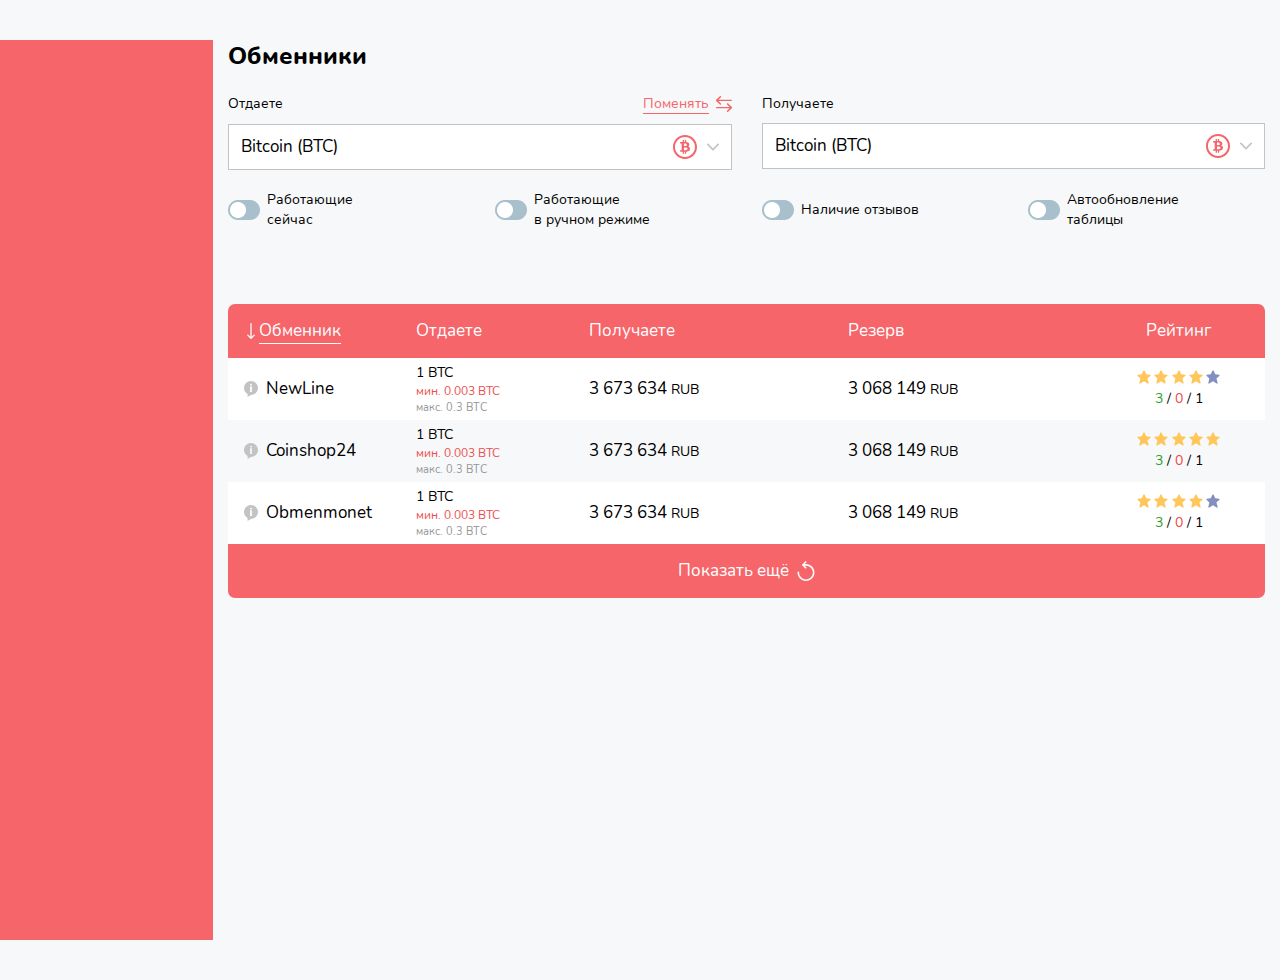
<file: index.html>
<!doctype html>
<html lang="ru">

<head>
	<!-- Required meta tags -->
	<meta charset="utf-8">
	<meta name="viewport" content="width=device-width, initial-scale=1, shrink-to-fit=no">

	<!-- Bootstrap Grid -->
	<link rel="stylesheet" href="./css/include/bootstrap-grid.min.css">

	<!-- Styles -->
	<link rel="stylesheet" href="./css/app.min.css">
	<title>Title</title>
</head>

<body>

	<header class="header" id="header">

	</header>

	<main class="main">
		<div class="container">

			<div class="row">
				<div class="col-lg-2 col-md-3 no-md" style="background-color: #f6656a; height: 100vh;">

				</div>

				<div class="col-lg-10 col-md-9">
					<section class="exchange" id="exchange">
						<h2 class="exchenge__title">
							Обменники
						</h2>

						<div class="exchange__filter">
							<div class="row">
								<div class="exchange__col col-md-6 col-12">
									<div class="exchange__header exchange__header--special">
										<div class="exchange__header__label">
											Отдаете
										</div>

										<a href="#" class="exchange__header__link">
											<span>Поменять</span>

											<img src="./images/dest/exchange.svg" alt="change" class="exchange__header__link__icon">
										</a>
									</div>

									<div class="exchange__select">

										<div class="exchange__select__head">
											<span class="exchange__select__left">
												Bitcoin (BTC)
											</span>

											<span class="exchange__select__right">
												<img src="./images/dest/bitcoin.svg" alt="bitcoin" class="exchange__select__icon">
												<img src="./images/dest/arrow-down-sign-to-navigate.svg" alt="arrow"
													class="exchange__select__arrow">
											</span>

										</div>

										<div class="exchange__select__body">
											<div class="exchange__select__search">
												<input type="text" class="exchange__select__search__input" name="search2" id="search2"
													placeholder="Введите название">
											</div>

											<div class="exchange__select__list">
												<div class="exchange__select__item">
													<span class="exchange__select__left">
														Bitcoin 123 (BTC)
													</span>

													<span class="exchange__select__right">
														<img src="./images/dest/bitcoin.svg" alt="bitcoin" class="exchange__select__icon">
														<img src="./images/dest/arrow-down-sign-to-navigate.svg" alt="arrow"
															class="exchange__select__arrow">
													</span>
												</div>
												<div class="exchange__select__item">
													<span class="exchange__select__left">
														Россельхозбанк
													</span>

													<span class="exchange__select__right">
														<img src="./images/dest/icons/1.jpg" alt="bitcoin" class="exchange__select__icon">
														<img src="./images/dest/arrow-down-sign-to-navigate.svg" alt="arrow"
															class="exchange__select__arrow">
													</span>
												</div>
												<div class="exchange__select__item">
													<span class="exchange__select__left">
														Наличные (EUR)
													</span>

													<span class="exchange__select__right">
														<img src="./images/dest/icons/2.png" alt="bitcoin" class="exchange__select__icon">
														<img src="./images/dest/arrow-down-sign-to-navigate.svg" alt="arrow"
															class="exchange__select__arrow">
													</span>
												</div>
												<div class="exchange__select__item">
													<span class="exchange__select__left">
														Русский стандарт (RUB)
													</span>

													<span class="exchange__select__right">
														<img src="./images/dest/icons/3.png" alt="bitcoin" class="exchange__select__icon">
														<img src="./images/dest/arrow-down-sign-to-navigate.svg" alt="arrow"
															class="exchange__select__arrow">
													</span>
												</div>
												<div class="exchange__select__item">
													<span class="exchange__select__left">
														Visa/MasterCard (EUR)
													</span>

													<span class="exchange__select__right">
														<img src="./images/dest/icons/4.png" alt="bitcoin" class="exchange__select__icon">
														<img src="./images/dest/arrow-down-sign-to-navigate.svg" alt="arrow"
															class="exchange__select__arrow">
													</span>
												</div>

												<div class="exchange__select__item">
													<span class="exchange__select__left">
														Bitcoin 123 (BTC)
													</span>

													<span class="exchange__select__right">
														<img src="./images/dest/bitcoin.svg" alt="bitcoin" class="exchange__select__icon">
														<img src="./images/dest/arrow-down-sign-to-navigate.svg" alt="arrow"
															class="exchange__select__arrow">
													</span>
												</div>
												<div class="exchange__select__item">
													<span class="exchange__select__left">
														Россельхозбанк
													</span>

													<span class="exchange__select__right">
														<img src="./images/dest/icons/1.jpg" alt="bitcoin" class="exchange__select__icon">
														<img src="./images/dest/arrow-down-sign-to-navigate.svg" alt="arrow"
															class="exchange__select__arrow">
													</span>
												</div>
												<div class="exchange__select__item">
													<span class="exchange__select__left">
														Наличные (EUR)
													</span>

													<span class="exchange__select__right">
														<img src="./images/dest/icons/2.png" alt="bitcoin" class="exchange__select__icon">
														<img src="./images/dest/arrow-down-sign-to-navigate.svg" alt="arrow"
															class="exchange__select__arrow">
													</span>
												</div>
												<div class="exchange__select__item">
													<span class="exchange__select__left">
														Русский стандарт (RUB)
													</span>

													<span class="exchange__select__right">
														<img src="./images/dest/icons/3.png" alt="bitcoin" class="exchange__select__icon">
														<img src="./images/dest/arrow-down-sign-to-navigate.svg" alt="arrow"
															class="exchange__select__arrow">
													</span>
												</div>
												<div class="exchange__select__item">
													<span class="exchange__select__left">
														Visa/MasterCard (EUR)
													</span>

													<span class="exchange__select__right">
														<img src="./images/dest/icons/4.png" alt="bitcoin" class="exchange__select__icon">
														<img src="./images/dest/arrow-down-sign-to-navigate.svg" alt="arrow"
															class="exchange__select__arrow">
													</span>
												</div>
											</div>
										</div>


									</div>
								</div>

								<div class="exchange__col col-md-6 col-12">
									<div class="exchange__header">
										<div class="exchange__header__label">
											Получаете
										</div>
									</div>

									<div class="exchange__select">

										<div class="exchange__select__head">
											<span class="exchange__select__left">
												Bitcoin (BTC)
											</span>

											<span class="exchange__select__right">
												<img src="./images/dest/bitcoin.svg" alt="bitcoin" class="exchange__select__icon">
												<img src="./images/dest/arrow-down-sign-to-navigate.svg" alt="arrow"
													class="exchange__select__arrow">
											</span>

										</div>

										<div class="exchange__select__body">
											<div class="exchange__select__search">
												<input type="text" class="exchange__select__search__input" name="search" id="search"
													placeholder="Введите название">
											</div>

											<div class="exchange__select__list">
												<div class="exchange__select__item">
													<span class="exchange__select__left">
														Bitcoin 123 (BTC)
													</span>

													<span class="exchange__select__right">
														<img src="./images/dest/bitcoin.svg" alt="bitcoin" class="exchange__select__icon">
														<img src="./images/dest/arrow-down-sign-to-navigate.svg" alt="arrow"
															class="exchange__select__arrow">
													</span>
												</div>
												<div class="exchange__select__item">
													<span class="exchange__select__left">
														Россельхозбанк
													</span>

													<span class="exchange__select__right">
														<img src="./images/dest/icons/1.jpg" alt="bitcoin" class="exchange__select__icon">
														<img src="./images/dest/arrow-down-sign-to-navigate.svg" alt="arrow"
															class="exchange__select__arrow">
													</span>
												</div>
												<div class="exchange__select__item">
													<span class="exchange__select__left">
														Наличные (EUR)
													</span>

													<span class="exchange__select__right">
														<img src="./images/dest/icons/2.png" alt="bitcoin" class="exchange__select__icon">
														<img src="./images/dest/arrow-down-sign-to-navigate.svg" alt="arrow"
															class="exchange__select__arrow">
													</span>
												</div>
												<div class="exchange__select__item">
													<span class="exchange__select__left">
														Русский стандарт (RUB)
													</span>

													<span class="exchange__select__right">
														<img src="./images/dest/icons/3.png" alt="bitcoin" class="exchange__select__icon">
														<img src="./images/dest/arrow-down-sign-to-navigate.svg" alt="arrow"
															class="exchange__select__arrow">
													</span>
												</div>
												<div class="exchange__select__item">
													<span class="exchange__select__left">
														Visa/MasterCard (EUR)
													</span>

													<span class="exchange__select__right">
														<img src="./images/dest/icons/4.png" alt="bitcoin" class="exchange__select__icon">
														<img src="./images/dest/arrow-down-sign-to-navigate.svg" alt="arrow"
															class="exchange__select__arrow">
													</span>
												</div>

												<div class="exchange__select__item">
													<span class="exchange__select__left">
														Bitcoin 123 (BTC)
													</span>

													<span class="exchange__select__right">
														<img src="./images/dest/bitcoin.svg" alt="bitcoin" class="exchange__select__icon">
														<img src="./images/dest/arrow-down-sign-to-navigate.svg" alt="arrow"
															class="exchange__select__arrow">
													</span>
												</div>
												<div class="exchange__select__item">
													<span class="exchange__select__left">
														Россельхозбанк
													</span>

													<span class="exchange__select__right">
														<img src="./images/dest/icons/1.jpg" alt="bitcoin" class="exchange__select__icon">
														<img src="./images/dest/arrow-down-sign-to-navigate.svg" alt="arrow"
															class="exchange__select__arrow">
													</span>
												</div>
												<div class="exchange__select__item">
													<span class="exchange__select__left">
														Наличные (EUR)
													</span>

													<span class="exchange__select__right">
														<img src="./images/dest/icons/2.png" alt="bitcoin" class="exchange__select__icon">
														<img src="./images/dest/arrow-down-sign-to-navigate.svg" alt="arrow"
															class="exchange__select__arrow">
													</span>
												</div>
												<div class="exchange__select__item">
													<span class="exchange__select__left">
														Русский стандарт (RUB)
													</span>

													<span class="exchange__select__right">
														<img src="./images/dest/icons/3.png" alt="bitcoin" class="exchange__select__icon">
														<img src="./images/dest/arrow-down-sign-to-navigate.svg" alt="arrow"
															class="exchange__select__arrow">
													</span>
												</div>
												<div class="exchange__select__item">
													<span class="exchange__select__left">
														Visa/MasterCard (EUR)
													</span>

													<span class="exchange__select__right">
														<img src="./images/dest/icons/4.png" alt="bitcoin" class="exchange__select__icon">
														<img src="./images/dest/arrow-down-sign-to-navigate.svg" alt="arrow"
															class="exchange__select__arrow">
													</span>
												</div>
											</div>
										</div>


									</div>
								</div>
							</div>
						</div>


						<div class="exchange__checkbox__list">
							<div class="row">
								<div class="exchange__checkbox__col col-md-6 col-12">
									<div class="row">
										<div class="exchange__checkbox__item col-6">
											<input type="checkbox" name="workNow" id="workNow" value="1" class="exchange__checkbox">
											<label for="workNow" class="exchange__checkbox__label">
												Работающие<br>сейчас
											</label>
										</div>

										<div class="exchange__checkbox__item col-6">
											<input type="checkbox" name="workHand" id="workHand" value="1" class="exchange__checkbox">
											<label for="workHand" class="exchange__checkbox__label">
												Работающие<br>в ручном режиме
											</label>
										</div>
									</div>
								</div>

								<div class="exchange__checkbox__col col-md-6 col-12">
									<div class="row">
										<div class="exchange__checkbox__item col-6">
											<input type="checkbox" name="isReviews" id="isReviews" value="1" class="exchange__checkbox">
											<label for="isReviews" class="exchange__checkbox__label">
												Наличие отзывов
											</label>
										</div>

										<div class="exchange__checkbox__item col-6">
											<input type="checkbox" name="autoTable" id="autoTable" value="1" class="exchange__checkbox">
											<label for="autoTable" class="exchange__checkbox__label">
												Автообновление<br>таблицы
											</label>
										</div>
									</div>
								</div>

							</div>
						</div>

						<div class="exchange__table">
							<div class="exchange__table__head">
								<div class="row">
									<div class="exchange__table__head__col exchange__table__head__col--active col-2">
										<img class="exchange__table__head__arrow" src="./images/dest/down-arrow.svg" alt="arrow">
										<span class="exchange__table__head__text">Обменник</span>
									</div>

									<div class="exchange__table__head__col col-2">
										<img class="exchange__table__head__arrow" src="./images/dest/down-arrow.svg" alt="arrow">
										<span class="exchange__table__head__text">Отдаете</span>
									</div>

									<div class="exchange__table__head__col col-3">
										<img class="exchange__table__head__arrow" src="./images/dest/down-arrow.svg" alt="arrow">
										<span class="exchange__table__head__text">Получаете</span>
									</div>

									<div class="exchange__table__head__col col-3">
										<img class="exchange__table__head__arrow" src="./images/dest/down-arrow.svg" alt="arrow">
										<span class="exchange__table__head__text">Резерв</span>
									</div>

									<div class="exchange__table__head__col exchange__table__head__col--rating col-2">
										<img class="exchange__table__head__arrow" src="./images/dest/down-arrow.svg" alt="arrow">
										<span class="exchange__table__head__text">Рейтинг</span>
									</div>

								</div>
							</div>

							<div class="exchange__table__body__wrapper">
								<div class="exchange__table__line">
									<div class="row">
										<a href="#" class="exchange__table__body exchange__table__body--exchange col-12 col-lg-2">
											<img
												src="./images/dest/written-conversation-speech-bubble-with-letter-i-inside-of-information-for-interface.svg"
												alt="info">
											NewLine
										</a>

										<div class="exchange__table__body exchange__table__body--give col-6 col-lg-2">
											<div class="exchange__table__title__mobile no-xl md">
												Отдаете
											</div>
											1 BTC
											<div class="exchenbge__give__red">
												мин. 0.003 BTC
											</div>
											<div class="exchenbge__give__gray">
												макс. 0.3 BTC
											</div>
										</div>


										<div class="exchange__table__body exchange__table__body--get col-6 col-lg-3">
											<div class="exchange__table__title__mobile no-xl md">
												Получаете
											</div>
											3 673 634 <small>RUB</small>
										</div>

										<div class="exchange__table__body exchange__table__body--reserve col-6 col-lg-3">
											<div class="exchange__table__title__mobile no-xl md">
												Резерв
											</div>
											3 068 149 <small>RUB</small>
										</div>


										<div class="exchange__table__body exchange__table__body--rating col-6 col-lg-2">
											<div class="exchange__table__rating">
												<div class="exchange__table__rating__wrapper">
													<span class="exchange__table__rating__item exchange__table__rating__item--active"></span>
													<span class="exchange__table__rating__item exchange__table__rating__item--active"></span>
													<span class="exchange__table__rating__item exchange__table__rating__item--active"></span>
													<span class="exchange__table__rating__item exchange__table__rating__item--active"></span>
													<span class="exchange__table__rating__item"></span>
												</div>

												<div class="exchange__table__rating__value">
													<span class="exchange__table__rating__green">3</span>
													/
													<span class="exchange__table__rating__red">0</span>
													/ 1
												</div>

											</div>

										</div>



									</div>
								</div>

								<div class="exchange__table__line">
									<div class="row">
										<a href="#" class="exchange__table__body exchange__table__body--exchange col-12 col-lg-2">
											<img
												src="./images/dest/written-conversation-speech-bubble-with-letter-i-inside-of-information-for-interface.svg"
												alt="info">
											Coinshop24
										</a>

										<div class="exchange__table__body exchange__table__body--give col-6 col-lg-2">
											<div class="exchange__table__title__mobile no-xl md">
												Отдаете
											</div>
											1 BTC
											<div class="exchenbge__give__red">
												мин. 0.003 BTC
											</div>
											<div class="exchenbge__give__gray">
												макс. 0.3 BTC
											</div>
										</div>


										<div class="exchange__table__body exchange__table__body--get col-6 col-lg-3">
											<div class="exchange__table__title__mobile no-xl md">
												Получаете
											</div>
											3 673 634 <small>RUB</small>
										</div>

										<div class="exchange__table__body exchange__table__body--reserve col-6 col-lg-3">
											<div class="exchange__table__title__mobile no-xl md">
												Резерв
											</div>
											3 068 149 <small>RUB</small>
										</div>


										<div class="exchange__table__body exchange__table__body--rating col-6 col-lg-2">
											<div class="exchange__table__rating">
												<div class="exchange__table__rating__wrapper">
													<span class="exchange__table__rating__item exchange__table__rating__item--active"></span>
													<span class="exchange__table__rating__item exchange__table__rating__item--active"></span>
													<span class="exchange__table__rating__item exchange__table__rating__item--active"></span>
													<span class="exchange__table__rating__item exchange__table__rating__item--active"></span>
													<span class="exchange__table__rating__item exchange__table__rating__item--active"></span>
												</div>

												<div class="exchange__table__rating__value">
													<span class="exchange__table__rating__green">3</span>
													/
													<span class="exchange__table__rating__red">0</span>
													/ 1
												</div>

											</div>

										</div>



									</div>
								</div>

								<div class="exchange__table__line">
									<div class="row">
										<a href="#" class="exchange__table__body exchange__table__body--exchange col-12 col-lg-2">
											<img
												src="./images/dest/written-conversation-speech-bubble-with-letter-i-inside-of-information-for-interface.svg"
												alt="info">
											Obmenmonet
										</a>

										<div class="exchange__table__body exchange__table__body--give col-6 col-lg-2">
											<div class="exchange__table__title__mobile no-xl md">
												Отдаете
											</div>
											1 BTC
											<div class="exchenbge__give__red">
												мин. 0.003 BTC
											</div>
											<div class="exchenbge__give__gray">
												макс. 0.3 BTC
											</div>
										</div>


										<div class="exchange__table__body exchange__table__body--get col-6 col-lg-3">
											<div class="exchange__table__title__mobile no-xl md">
												Получаете
											</div>
											3 673 634 <small>RUB</small>
										</div>

										<div class="exchange__table__body exchange__table__body--reserve col-6 col-lg-3">
											<div class="exchange__table__title__mobile no-xl md">
												Резерв
											</div>
											3 068 149 <small>RUB</small>
										</div>


										<div class="exchange__table__body exchange__table__body--rating col-6 col-lg-2">
											<div class="exchange__table__rating">
												<div class="exchange__table__rating__wrapper">
													<span class="exchange__table__rating__item exchange__table__rating__item--active"></span>
													<span class="exchange__table__rating__item exchange__table__rating__item--active"></span>
													<span class="exchange__table__rating__item exchange__table__rating__item--active"></span>
													<span class="exchange__table__rating__item exchange__table__rating__item--active"></span>
													<span class="exchange__table__rating__item"></span>
												</div>

												<div class="exchange__table__rating__value">
													<span class="exchange__table__rating__green">3</span>
													/
													<span class="exchange__table__rating__red">0</span>
													/ 1
												</div>

											</div>

										</div>



									</div>
								</div>
							</div>


							<a href="#" class="exchange__table__showmore">
								<span class="exchange__table__showmore__text">
									Показать ещё
								</span>
								<img src="./images/dest/refresh.svg" alt="showmore" class="exchange__table__showmore__icon">
							</a>
						</div>



					</section>
				</div>
			</div>
		</div>
	</main>

	<footer class="footer" id="footer">
		<div class="container">
		</div>
	</footer>

	<!-- jQuery -->
	<script src="./js/include/jquery.min.js"></script>

	<!-- Custom JS -->
	<script src="./js/app.min.js"></script>
</body>

</html>
</file>
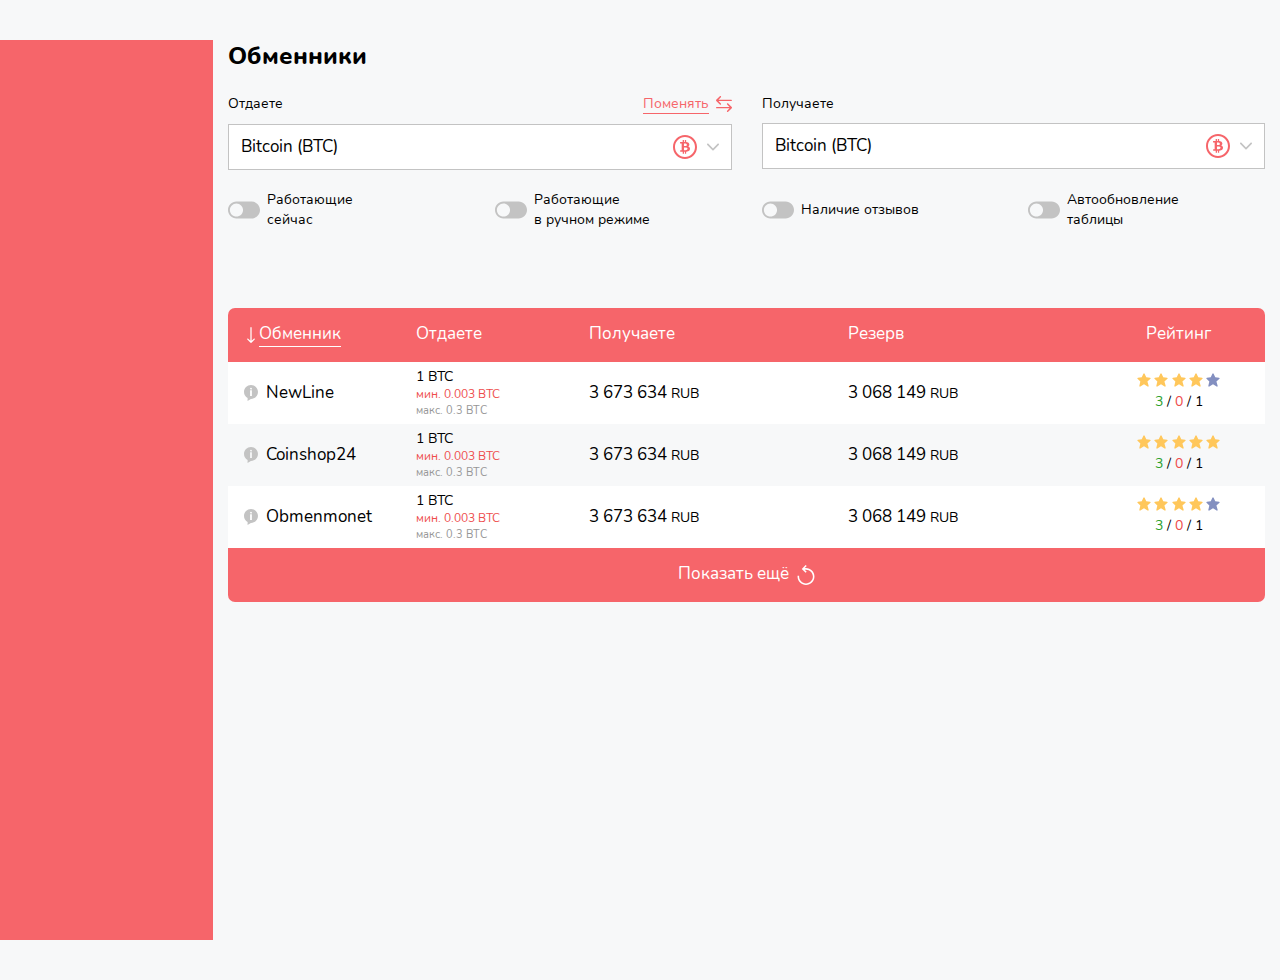
<file: app/index.html>
<!doctype html>
<html lang="ru">

<head>
	<!-- Required meta tags -->
	<meta charset="utf-8">
	<meta name="viewport" content="width=device-width, initial-scale=1, shrink-to-fit=no">

	<!-- Bootstrap Grid -->
	<link rel="stylesheet" href="./css/include/bootstrap-grid.min.css">

	<!-- Styles -->
	<link rel="stylesheet" href="./css/app.min.css">
	<title>Title</title>
</head>

<body>

	<header class="header" id="header">

	</header>

	<main class="main">
		<div class="container">

			<div class="row">
				<div class="col-lg-2 col-md-3 no-md" style="background-color: #f6656a; height: 100vh;">

				</div>

				<div class="col-lg-10 col-md-9">
					<section class="exchange" id="exchange">
						<h2 class="exchenge__title">
							Обменники
						</h2>

						<div class="exchange__filter">
							<div class="row">
								<div class="exchange__col col-md-6 col-12">
									<div class="exchange__header exchange__header--special">
										<div class="exchange__header__label">
											Отдаете
										</div>

										<a href="#" class="exchange__header__link">
											<span>Поменять</span>

											<img loading="lazy" src="./images/dest/exchange.svg" alt="change"
												class="exchange__header__link__icon">
										</a>
									</div>

									<div class="exchange__select">

										<div class="exchange__select__head">
											<span class="exchange__select__left">
												Bitcoin (BTC)
											</span>

											<span class="exchange__select__right">
												<img loading="lazy" src="./images/dest/bitcoin.svg" alt="bitcoin"
													class="exchange__select__icon">
												<img loading="lazy" src="./images/dest/arrow-down-sign-to-navigate.svg" alt="arrow"
													class="exchange__select__arrow">
											</span>

										</div>

										<div class="exchange__select__body">
											<div class="exchange__select__search">
												<input type="text" class="exchange__select__search__input" name="search2" id="search2"
													placeholder="Введите название">
											</div>

											<div class="exchange__select__list">
												<div class="exchange__select__item">
													<span class="exchange__select__left">
														Bitcoin 123 (BTC)
													</span>

													<span class="exchange__select__right">
														<img loading="lazy" src="./images/dest/bitcoin.svg" alt="bitcoin"
															class="exchange__select__icon">
														<img loading="lazy" src="./images/dest/arrow-down-sign-to-navigate.svg" alt="arrow"
															class="exchange__select__arrow">
													</span>
												</div>
												<div class="exchange__select__item">
													<span class="exchange__select__left">
														Россельхозбанк
													</span>

													<span class="exchange__select__right">
														<img loading="lazy" src="./images/dest/icons/1.jpg" alt="bitcoin"
															class="exchange__select__icon">
														<img loading="lazy" src="./images/dest/arrow-down-sign-to-navigate.svg" alt="arrow"
															class="exchange__select__arrow">
													</span>
												</div>
												<div class="exchange__select__item">
													<span class="exchange__select__left">
														Наличные (EUR)
													</span>

													<span class="exchange__select__right">
														<img loading="lazy" src="./images/dest/icons/2.png" alt="bitcoin"
															class="exchange__select__icon">
														<img loading="lazy" src="./images/dest/arrow-down-sign-to-navigate.svg" alt="arrow"
															class="exchange__select__arrow">
													</span>
												</div>
												<div class="exchange__select__item">
													<span class="exchange__select__left">
														Русский стандарт (RUB)
													</span>

													<span class="exchange__select__right">
														<img loading="lazy" src="./images/dest/icons/3.png" alt="bitcoin"
															class="exchange__select__icon">
														<img loading="lazy" src="./images/dest/arrow-down-sign-to-navigate.svg" alt="arrow"
															class="exchange__select__arrow">
													</span>
												</div>
												<div class="exchange__select__item">
													<span class="exchange__select__left">
														Visa/MasterCard (EUR)
													</span>

													<span class="exchange__select__right">
														<img loading="lazy" src="./images/dest/icons/4.png" alt="bitcoin"
															class="exchange__select__icon">
														<img loading="lazy" src="./images/dest/arrow-down-sign-to-navigate.svg" alt="arrow"
															class="exchange__select__arrow">
													</span>
												</div>

												<div class="exchange__select__item">
													<span class="exchange__select__left">
														Bitcoin 123 (BTC)
													</span>

													<span class="exchange__select__right">
														<img loading="lazy" src="./images/dest/bitcoin.svg" alt="bitcoin"
															class="exchange__select__icon">
														<img loading="lazy" src="./images/dest/arrow-down-sign-to-navigate.svg" alt="arrow"
															class="exchange__select__arrow">
													</span>
												</div>
												<div class="exchange__select__item">
													<span class="exchange__select__left">
														Россельхозбанк
													</span>

													<span class="exchange__select__right">
														<img loading="lazy" src="./images/dest/icons/1.jpg" alt="bitcoin"
															class="exchange__select__icon">
														<img loading="lazy" src="./images/dest/arrow-down-sign-to-navigate.svg" alt="arrow"
															class="exchange__select__arrow">
													</span>
												</div>
												<div class="exchange__select__item">
													<span class="exchange__select__left">
														Наличные (EUR)
													</span>

													<span class="exchange__select__right">
														<img loading="lazy" src="./images/dest/icons/2.png" alt="bitcoin"
															class="exchange__select__icon">
														<img loading="lazy" src="./images/dest/arrow-down-sign-to-navigate.svg" alt="arrow"
															class="exchange__select__arrow">
													</span>
												</div>
												<div class="exchange__select__item">
													<span class="exchange__select__left">
														Русский стандарт (RUB)
													</span>

													<span class="exchange__select__right">
														<img loading="lazy" src="./images/dest/icons/3.png" alt="bitcoin"
															class="exchange__select__icon">
														<img loading="lazy" src="./images/dest/arrow-down-sign-to-navigate.svg" alt="arrow"
															class="exchange__select__arrow">
													</span>
												</div>
												<div class="exchange__select__item">
													<span class="exchange__select__left">
														Visa/MasterCard (EUR)
													</span>

													<span class="exchange__select__right">
														<img loading="lazy" src="./images/dest/icons/4.png" alt="bitcoin"
															class="exchange__select__icon">
														<img loading="lazy" src="./images/dest/arrow-down-sign-to-navigate.svg" alt="arrow"
															class="exchange__select__arrow">
													</span>
												</div>
											</div>
										</div>


									</div>
								</div>

								<div class="exchange__col col-md-6 col-12">
									<div class="exchange__header">
										<div class="exchange__header__label">
											Получаете
										</div>
									</div>

									<div class="exchange__select">

										<div class="exchange__select__head">
											<span class="exchange__select__left">
												Bitcoin (BTC)
											</span>

											<span class="exchange__select__right">
												<img loading="lazy" src="./images/dest/bitcoin.svg" alt="bitcoin"
													class="exchange__select__icon">
												<img loading="lazy" src="./images/dest/arrow-down-sign-to-navigate.svg" alt="arrow"
													class="exchange__select__arrow">
											</span>

										</div>

										<div class="exchange__select__body">
											<div class="exchange__select__search">
												<input type="text" class="exchange__select__search__input" name="search" id="search"
													placeholder="Введите название">
											</div>

											<div class="exchange__select__list">
												<div class="exchange__select__item">
													<span class="exchange__select__left">
														Bitcoin 123 (BTC)
													</span>

													<span class="exchange__select__right">
														<img loading="lazy" src="./images/dest/bitcoin.svg" alt="bitcoin"
															class="exchange__select__icon">
														<img loading="lazy" src="./images/dest/arrow-down-sign-to-navigate.svg" alt="arrow"
															class="exchange__select__arrow">
													</span>
												</div>
												<div class="exchange__select__item">
													<span class="exchange__select__left">
														Россельхозбанк
													</span>

													<span class="exchange__select__right">
														<img loading="lazy" src="./images/dest/icons/1.jpg" alt="bitcoin"
															class="exchange__select__icon">
														<img loading="lazy" src="./images/dest/arrow-down-sign-to-navigate.svg" alt="arrow"
															class="exchange__select__arrow">
													</span>
												</div>
												<div class="exchange__select__item">
													<span class="exchange__select__left">
														Наличные (EUR)
													</span>

													<span class="exchange__select__right">
														<img loading="lazy" src="./images/dest/icons/2.png" alt="bitcoin"
															class="exchange__select__icon">
														<img loading="lazy" src="./images/dest/arrow-down-sign-to-navigate.svg" alt="arrow"
															class="exchange__select__arrow">
													</span>
												</div>
												<div class="exchange__select__item">
													<span class="exchange__select__left">
														Русский стандарт (RUB)
													</span>

													<span class="exchange__select__right">
														<img loading="lazy" src="./images/dest/icons/3.png" alt="bitcoin"
															class="exchange__select__icon">
														<img loading="lazy" src="./images/dest/arrow-down-sign-to-navigate.svg" alt="arrow"
															class="exchange__select__arrow">
													</span>
												</div>
												<div class="exchange__select__item">
													<span class="exchange__select__left">
														Visa/MasterCard (EUR)
													</span>

													<span class="exchange__select__right">
														<img loading="lazy" src="./images/dest/icons/4.png" alt="bitcoin"
															class="exchange__select__icon">
														<img loading="lazy" src="./images/dest/arrow-down-sign-to-navigate.svg" alt="arrow"
															class="exchange__select__arrow">
													</span>
												</div>

												<div class="exchange__select__item">
													<span class="exchange__select__left">
														Bitcoin 123 (BTC)
													</span>

													<span class="exchange__select__right">
														<img loading="lazy" src="./images/dest/bitcoin.svg" alt="bitcoin"
															class="exchange__select__icon">
														<img loading="lazy" src="./images/dest/arrow-down-sign-to-navigate.svg" alt="arrow"
															class="exchange__select__arrow">
													</span>
												</div>
												<div class="exchange__select__item">
													<span class="exchange__select__left">
														Россельхозбанк
													</span>

													<span class="exchange__select__right">
														<img loading="lazy" src="./images/dest/icons/1.jpg" alt="bitcoin"
															class="exchange__select__icon">
														<img loading="lazy" src="./images/dest/arrow-down-sign-to-navigate.svg" alt="arrow"
															class="exchange__select__arrow">
													</span>
												</div>
												<div class="exchange__select__item">
													<span class="exchange__select__left">
														Наличные (EUR)
													</span>

													<span class="exchange__select__right">
														<img loading="lazy" src="./images/dest/icons/2.png" alt="bitcoin"
															class="exchange__select__icon">
														<img loading="lazy" src="./images/dest/arrow-down-sign-to-navigate.svg" alt="arrow"
															class="exchange__select__arrow">
													</span>
												</div>
												<div class="exchange__select__item">
													<span class="exchange__select__left">
														Русский стандарт (RUB)
													</span>

													<span class="exchange__select__right">
														<img loading="lazy" src="./images/dest/icons/3.png" alt="bitcoin"
															class="exchange__select__icon">
														<img loading="lazy" src="./images/dest/arrow-down-sign-to-navigate.svg" alt="arrow"
															class="exchange__select__arrow">
													</span>
												</div>
												<div class="exchange__select__item">
													<span class="exchange__select__left">
														Visa/MasterCard (EUR)
													</span>

													<span class="exchange__select__right">
														<img loading="lazy" src="./images/dest/icons/4.png" alt="bitcoin"
															class="exchange__select__icon">
														<img loading="lazy" src="./images/dest/arrow-down-sign-to-navigate.svg" alt="arrow"
															class="exchange__select__arrow">
													</span>
												</div>
											</div>
										</div>


									</div>
								</div>
							</div>
						</div>


						<div class="exchange__checkbox__list">
							<div class="row">
								<div class="exchange__checkbox__col col-md-6 col-12">
									<div class="row">
										<div class="exchange__checkbox__item col-6">
											<input type="checkbox" name="workNow" id="workNow" value="1" class="exchange__checkbox">
											<label for="workNow" class="exchange__checkbox__label">
												Работающие<br>сейчас
											</label>
										</div>

										<div class="exchange__checkbox__item col-6">
											<input type="checkbox" name="workHand" id="workHand" value="1" class="exchange__checkbox">
											<label for="workHand" class="exchange__checkbox__label">
												Работающие<br>в ручном режиме
											</label>
										</div>
									</div>
								</div>

								<div class="exchange__checkbox__col col-md-6 col-12">
									<div class="row">
										<div class="exchange__checkbox__item col-6">
											<input type="checkbox" name="isReviews" id="isReviews" value="1" class="exchange__checkbox">
											<label for="isReviews" class="exchange__checkbox__label">
												Наличие отзывов
											</label>
										</div>

										<div class="exchange__checkbox__item col-6">
											<input type="checkbox" name="autoTable" id="autoTable" value="1" class="exchange__checkbox">
											<label for="autoTable" class="exchange__checkbox__label">
												Автообновление<br>таблицы
											</label>
										</div>
									</div>
								</div>

							</div>
						</div>

						<div class="exchange__table">
							<div class="exchange__table__head">
								<div class="row">
									<div class="exchange__table__head__col exchange__table__head__col--active col-2">
										<img loading="lazy" class="exchange__table__head__arrow" src="./images/dest/down-arrow.svg"
											alt="arrow">
										<span class="exchange__table__head__text">Обменник</span>
									</div>

									<div class="exchange__table__head__col col-2">
										<img loading="lazy" class="exchange__table__head__arrow" src="./images/dest/down-arrow.svg"
											alt="arrow">
										<span class="exchange__table__head__text">Отдаете</span>
									</div>

									<div class="exchange__table__head__col col-3">
										<img loading="lazy" class="exchange__table__head__arrow" src="./images/dest/down-arrow.svg"
											alt="arrow">
										<span class="exchange__table__head__text">Получаете</span>
									</div>

									<div class="exchange__table__head__col col-3">
										<img loading="lazy" class="exchange__table__head__arrow" src="./images/dest/down-arrow.svg"
											alt="arrow">
										<span class="exchange__table__head__text">Резерв</span>
									</div>

									<div class="exchange__table__head__col exchange__table__head__col--rating col-2">
										<img loading="lazy" class="exchange__table__head__arrow" src="./images/dest/down-arrow.svg"
											alt="arrow">
										<span class="exchange__table__head__text">Рейтинг</span>
									</div>

								</div>
							</div>

							<div class="exchange__table__body__wrapper">
								<div class="exchange__table__line">
									<div class="row">
										<a href="#" class="exchange__table__body exchange__table__body--exchange col-12 col-lg-2">
											<img
												src="./images/dest/written-conversation-speech-bubble-with-letter-i-inside-of-information-for-interface.svg"
												alt="info">
											NewLine
										</a>

										<div class="exchange__table__body exchange__table__body--give col-6 col-lg-2">
											<div class="exchange__table__title__mobile no-xl md">
												Отдаете
											</div>
											1 BTC
											<div class="exchenbge__give__red">
												мин. 0.003 BTC
											</div>
											<div class="exchenbge__give__gray">
												макс. 0.3 BTC
											</div>
										</div>


										<div class="exchange__table__body exchange__table__body--get col-6 col-lg-3">
											<div class="exchange__table__title__mobile no-xl md">
												Получаете
											</div>
											3 673 634 <small>RUB</small>
										</div>

										<div class="exchange__table__body exchange__table__body--reserve col-6 col-lg-3">
											<div class="exchange__table__title__mobile no-xl md">
												Резерв
											</div>
											3 068 149 <small>RUB</small>
										</div>


										<div class="exchange__table__body exchange__table__body--rating col-6 col-lg-2">
											<div class="exchange__table__rating">
												<div class="exchange__table__rating__wrapper">
													<span class="exchange__table__rating__item exchange__table__rating__item--active"></span>
													<span class="exchange__table__rating__item exchange__table__rating__item--active"></span>
													<span class="exchange__table__rating__item exchange__table__rating__item--active"></span>
													<span class="exchange__table__rating__item exchange__table__rating__item--active"></span>
													<span class="exchange__table__rating__item"></span>
												</div>

												<div class="exchange__table__rating__value">
													<span class="exchange__table__rating__green">3</span>
													/
													<span class="exchange__table__rating__red">0</span>
													/ 1
												</div>

											</div>

										</div>



									</div>
								</div>

								<div class="exchange__table__line">
									<div class="row">
										<a href="#" class="exchange__table__body exchange__table__body--exchange col-12 col-lg-2">
											<img
												src="./images/dest/written-conversation-speech-bubble-with-letter-i-inside-of-information-for-interface.svg"
												alt="info">
											Coinshop24
										</a>

										<div class="exchange__table__body exchange__table__body--give col-6 col-lg-2">
											<div class="exchange__table__title__mobile no-xl md">
												Отдаете
											</div>
											1 BTC
											<div class="exchenbge__give__red">
												мин. 0.003 BTC
											</div>
											<div class="exchenbge__give__gray">
												макс. 0.3 BTC
											</div>
										</div>


										<div class="exchange__table__body exchange__table__body--get col-6 col-lg-3">
											<div class="exchange__table__title__mobile no-xl md">
												Получаете
											</div>
											3 673 634 <small>RUB</small>
										</div>

										<div class="exchange__table__body exchange__table__body--reserve col-6 col-lg-3">
											<div class="exchange__table__title__mobile no-xl md">
												Резерв
											</div>
											3 068 149 <small>RUB</small>
										</div>


										<div class="exchange__table__body exchange__table__body--rating col-6 col-lg-2">
											<div class="exchange__table__rating">
												<div class="exchange__table__rating__wrapper">
													<span class="exchange__table__rating__item exchange__table__rating__item--active"></span>
													<span class="exchange__table__rating__item exchange__table__rating__item--active"></span>
													<span class="exchange__table__rating__item exchange__table__rating__item--active"></span>
													<span class="exchange__table__rating__item exchange__table__rating__item--active"></span>
													<span class="exchange__table__rating__item exchange__table__rating__item--active"></span>
												</div>

												<div class="exchange__table__rating__value">
													<span class="exchange__table__rating__green">3</span>
													/
													<span class="exchange__table__rating__red">0</span>
													/ 1
												</div>

											</div>

										</div>



									</div>
								</div>

								<div class="exchange__table__line">
									<div class="row">
										<a href="#" class="exchange__table__body exchange__table__body--exchange col-12 col-lg-2">
											<img
												src="./images/dest/written-conversation-speech-bubble-with-letter-i-inside-of-information-for-interface.svg"
												alt="info">
											Obmenmonet
										</a>

										<div class="exchange__table__body exchange__table__body--give col-6 col-lg-2">
											<div class="exchange__table__title__mobile no-xl md">
												Отдаете
											</div>
											1 BTC
											<div class="exchenbge__give__red">
												мин. 0.003 BTC
											</div>
											<div class="exchenbge__give__gray">
												макс. 0.3 BTC
											</div>
										</div>


										<div class="exchange__table__body exchange__table__body--get col-6 col-lg-3">
											<div class="exchange__table__title__mobile no-xl md">
												Получаете
											</div>
											3 673 634 <small>RUB</small>
										</div>

										<div class="exchange__table__body exchange__table__body--reserve col-6 col-lg-3">
											<div class="exchange__table__title__mobile no-xl md">
												Резерв
											</div>
											3 068 149 <small>RUB</small>
										</div>


										<div class="exchange__table__body exchange__table__body--rating col-6 col-lg-2">
											<div class="exchange__table__rating">
												<div class="exchange__table__rating__wrapper">
													<span class="exchange__table__rating__item exchange__table__rating__item--active"></span>
													<span class="exchange__table__rating__item exchange__table__rating__item--active"></span>
													<span class="exchange__table__rating__item exchange__table__rating__item--active"></span>
													<span class="exchange__table__rating__item exchange__table__rating__item--active"></span>
													<span class="exchange__table__rating__item"></span>
												</div>

												<div class="exchange__table__rating__value">
													<span class="exchange__table__rating__green">3</span>
													/
													<span class="exchange__table__rating__red">0</span>
													/ 1
												</div>

											</div>

										</div>



									</div>
								</div>
							</div>


							<a href="#" class="exchange__table__showmore">
								<span class="exchange__table__showmore__text">
									Показать ещё
								</span>
								<img loading="lazy" src="./images/dest/refresh.svg" alt="showmore"
									class="exchange__table__showmore__icon">
							</a>
						</div>



					</section>
				</div>
			</div>
		</div>
	</main>

	<footer class="footer" id="footer">
		<div class="container">
		</div>
	</footer>

	<!-- jQuery -->
	<script src="./js/include/jquery.min.js"></script>

	<!-- Custom JS -->
	<script src="./js/app.min.js"></script>
</body>

</html>
</file>
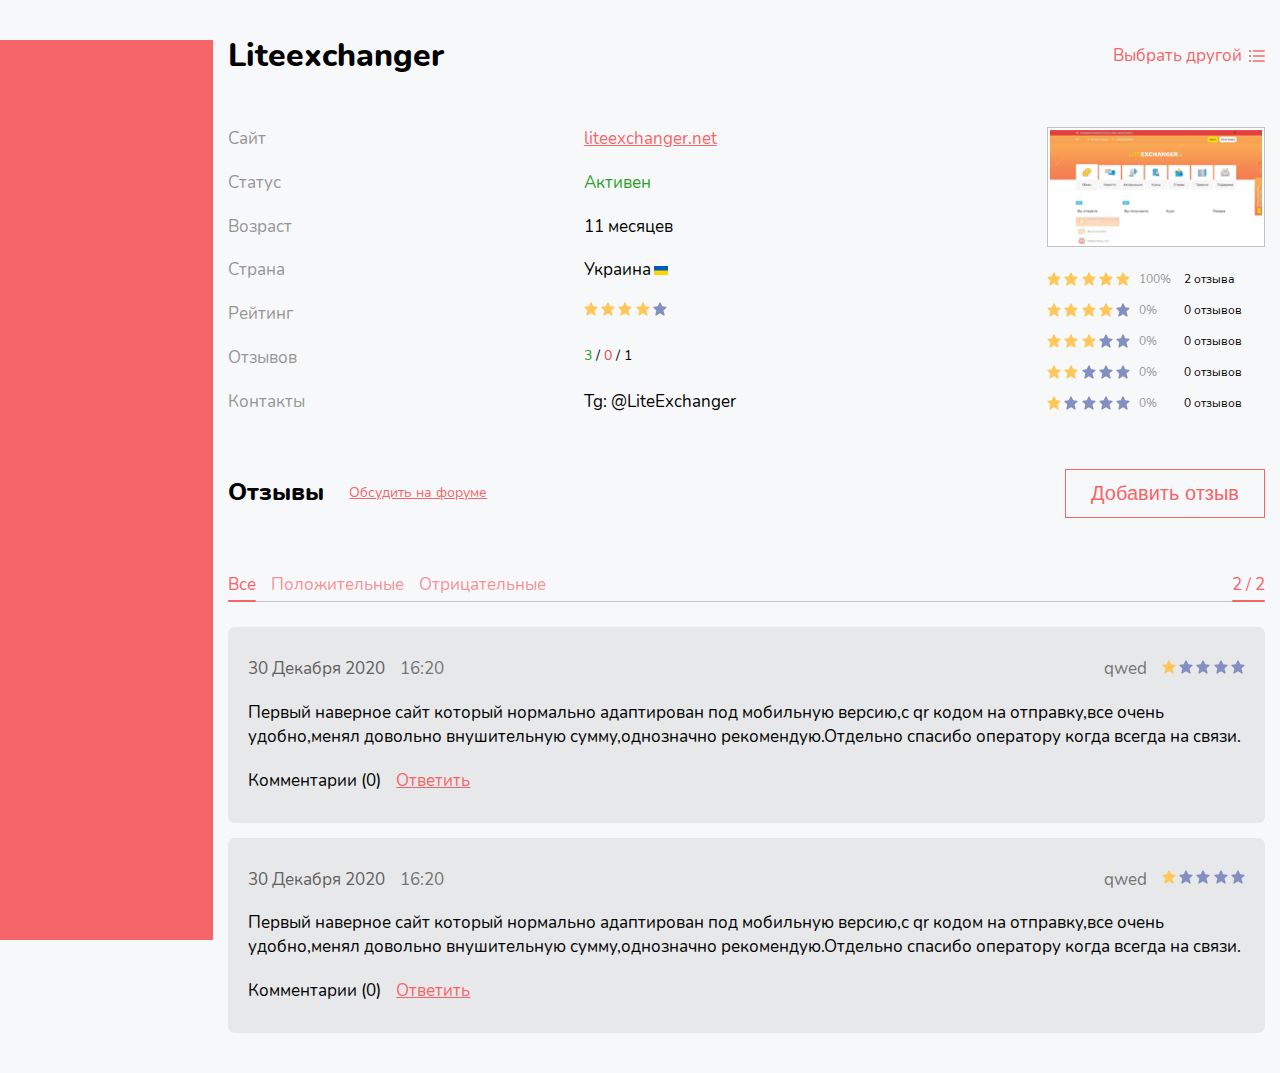
<file: exchanger.html>
<!doctype html>
<html lang="ru">

<head>
  <!-- Required meta tags -->
  <meta charset="utf-8">
  <meta name="viewport" content="width=device-width, initial-scale=1, shrink-to-fit=no">

  <!-- Bootstrap Grid -->
  <link rel="stylesheet" href="./css/include/bootstrap-grid.min.css">

  <!-- Styles -->
  <link rel="stylesheet" href="./css/app.min.css">
  <title>Title</title>
</head>

<body>

  <header class="header" id="header">

  </header>

  <main class="main">
    <div class="container">

      <div class="row">
        <div class="col-lg-2 col-md-3 no-md" style="background-color: #f6656a; height: 100vh;">

        </div>

        <div class="col-lg-10 col-md-9">
          <section class="exchange__inner">

            <div class="exchange__inner__top">
              <div class="row">
                <div class="col-lg-6 col-12">
                  <h2 class="exchenge__title__main">
                    Liteexchanger
                  </h2>
                </div>

                <div class=" exchange__inner__top__right col-lg-6 col-12">
                  <div class="exchange__inner__choose">
                    <a href="#" class="exchange__header__link exchange__header__link--inner" id="openSelect">
                      <span>Выбрать другой</span>

                      <img src="./images/dest/list.svg" alt="change" class="exchange__header__link__icon">
                    </a>

                    <div class="exchange__inner__choose__body">
                      <div class="exchange__select exchange__select--active">

                        <div class="exchange__select__head">
                          <span class="exchange__select__left">
                            Bitcoin (BTC)
                          </span>

                          <span class="exchange__select__right">
                            <img src="./images/dest/arrow-down-sign-to-navigate.svg" alt="arrow"
                              class="exchange__select__arrow">
                          </span>

                        </div>

                        <div class="exchange__select__body">
                          <div class="exchange__select__search">
                            <input type="text" class="exchange__select__search__input" name="search2" id="search2"
                              placeholder="Введите название">
                          </div>

                          <div class="exchange__select__list">

                            <a href="#" class="exchange__select__item">
                              <span class="exchange__select__left">
                                Other site
                              </span>

                              <span class="exchange__select__right">
                                <img src="./images/dest/arrow-down-sign-to-navigate.svg" alt="arrow"
                                  class="exchange__select__arrow">
                              </span>
                            </a>

                            <a href="#" class="exchange__select__item">
                              <span class="exchange__select__left">
                                Other site
                              </span>

                              <span class="exchange__select__right">
                                <img src="./images/dest/arrow-down-sign-to-navigate.svg" alt="arrow"
                                  class="exchange__select__arrow">
                              </span>
                            </a>

                            <a href="#" class="exchange__select__item">
                              <span class="exchange__select__left">
                                Other site
                              </span>

                              <span class="exchange__select__right">
                                <img src="./images/dest/arrow-down-sign-to-navigate.svg" alt="arrow"
                                  class="exchange__select__arrow">
                              </span>
                            </a>

                            <a href="#" class="exchange__select__item">
                              <span class="exchange__select__left">
                                Other site
                              </span>

                              <span class="exchange__select__right">
                                <img src="./images/dest/arrow-down-sign-to-navigate.svg" alt="arrow"
                                  class="exchange__select__arrow">
                              </span>
                            </a>

                            <a href="#" class="exchange__select__item">
                              <span class="exchange__select__left">
                                Other site
                              </span>

                              <span class="exchange__select__right">
                                <img src="./images/dest/arrow-down-sign-to-navigate.svg" alt="arrow"
                                  class="exchange__select__arrow">
                              </span>
                            </a>

                          </div>
                        </div>


                      </div>
                    </div>
                  </div>
                </div>
              </div>
            </div>

            <div class="exchange__inner__wrapper">
              <div class="row">
                <div class="exchange__inner__col col-lg-8 col-12">
                  <div class="exchange__inner__info">

                    <div class="exchange__inner__info__line">
                      <div class="row">
                        <div class="exchange__inner__info__item exchange__inner__info__item--left col-6">
                          Сайт
                        </div>
                        <div class="exchange__inner__info__item exchange__inner__info__item--right col-6">
                          <a href="#" class="exchange__inner__link">
                            liteexchanger.net
                          </a>
                        </div>
                      </div>
                    </div>

                    <div class="exchange__inner__info__line">
                      <div class="row">
                        <div class="exchange__inner__info__item exchange__inner__info__item--left col-6">
                          Статус
                        </div>
                        <div class="exchange__inner__info__item exchange__inner__info__item--right col-6">
                          <span class="exchange__table__rating__green">
                            Активен
                          </span>
                        </div>
                      </div>
                    </div>

                    <div class="exchange__inner__info__line">
                      <div class="row">
                        <div class="exchange__inner__info__item exchange__inner__info__item--left col-6">
                          Возраст
                        </div>
                        <div class="exchange__inner__info__item exchange__inner__info__item--right col-6">
                          11 месяцев
                        </div>
                      </div>
                    </div>

                    <div class="exchange__inner__info__line">
                      <div class="row">
                        <div class="exchange__inner__info__item exchange__inner__info__item--left col-6">
                          Страна
                        </div>
                        <div class="exchange__inner__info__item exchange__inner__info__item--right col-6">
                          <div class="exchange__inner__info__country">
                            Украина
                            <img src="./images/dest/ua.png" alt="ua">
                          </div>
                        </div>
                      </div>
                    </div>

                    <div class="exchange__inner__info__line">
                      <div class="row">
                        <div class="exchange__inner__info__item exchange__inner__info__item--left col-6">
                          Рейтинг
                        </div>
                        <div class="exchange__inner__info__item exchange__inner__info__item--right col-6">
                          <div class="exchange__table__rating__wrapper">
                            <span class="exchange__table__rating__item exchange__table__rating__item--active"></span>
                            <span class="exchange__table__rating__item exchange__table__rating__item--active"></span>
                            <span class="exchange__table__rating__item exchange__table__rating__item--active"></span>
                            <span class="exchange__table__rating__item exchange__table__rating__item--active"></span>
                            <span class="exchange__table__rating__item"></span>
                          </div>
                        </div>
                      </div>
                    </div>

                    <div class="exchange__inner__info__line">
                      <div class="row">
                        <div class="exchange__inner__info__item exchange__inner__info__item--left col-6">
                          Отзывов
                        </div>
                        <div class="exchange__inner__info__item exchange__inner__info__item--right col-6">
                          <div class="exchange__table__rating__value">
                            <span class="exchange__table__rating__green">3</span>
                            /
                            <span class="exchange__table__rating__red">0</span>
                            / 1
                          </div>
                        </div>
                      </div>
                    </div>

                    <div class="exchange__inner__info__line">
                      <div class="row">
                        <div class="exchange__inner__info__item exchange__inner__info__item--left col-6">
                          Контакты
                        </div>
                        <div class="exchange__inner__info__item exchange__inner__info__item--right col-6">
                          Tg: @LiteExchanger
                        </div>
                      </div>
                    </div>

                  </div>
                </div>

                <div class="exchange__inner__col exchange__inner__col--right col-lg-4 col-12">
                  <div class="exchange__inner__col__wrapper">

                    <a href="#" class="exchange__inner__preview">
                      <img src="./images/dest/preview.png" alt="preview" class="exchange__inner__preview__img">
                    </a>

                    <div class="exchange__inner__rating">

                      <div class="exchange__inner__rating__item">
                        <div class="exchange__table__rating__wrapper">
                          <span class="exchange__table__rating__item exchange__table__rating__item--active"></span>
                          <span class="exchange__table__rating__item exchange__table__rating__item--active"></span>
                          <span class="exchange__table__rating__item exchange__table__rating__item--active"></span>
                          <span class="exchange__table__rating__item exchange__table__rating__item--active"></span>
                          <span class="exchange__table__rating__item exchange__table__rating__item--active"></span>
                        </div>
                        <span class="exchange__inner__rating__percent">
                          100%
                        </span>
                        <span class="exchange__inner__rating__value">
                          2 отзыва
                        </span>
                      </div>

                      <div class="exchange__inner__rating__item">
                        <div class="exchange__table__rating__wrapper">
                          <span class="exchange__table__rating__item exchange__table__rating__item--active"></span>
                          <span class="exchange__table__rating__item exchange__table__rating__item--active"></span>
                          <span class="exchange__table__rating__item exchange__table__rating__item--active"></span>
                          <span class="exchange__table__rating__item exchange__table__rating__item--active"></span>
                          <span class="exchange__table__rating__item"></span>
                        </div>
                        <span class="exchange__inner__rating__percent">
                          0%
                        </span>
                        <span class="exchange__inner__rating__value">
                          0 отзывов
                        </span>
                      </div>

                      <div class="exchange__inner__rating__item">
                        <div class="exchange__table__rating__wrapper">
                          <span class="exchange__table__rating__item exchange__table__rating__item--active"></span>
                          <span class="exchange__table__rating__item exchange__table__rating__item--active"></span>
                          <span class="exchange__table__rating__item exchange__table__rating__item--active"></span>
                          <span class="exchange__table__rating__item"></span>
                          <span class="exchange__table__rating__item"></span>
                        </div>
                        <span class="exchange__inner__rating__percent">
                          0%
                        </span>
                        <span class="exchange__inner__rating__value">
                          0 отзывов
                        </span>
                      </div>

                      <div class="exchange__inner__rating__item">
                        <div class="exchange__table__rating__wrapper">
                          <span class="exchange__table__rating__item exchange__table__rating__item--active"></span>
                          <span class="exchange__table__rating__item exchange__table__rating__item--active"></span>
                          <span class="exchange__table__rating__item"></span>
                          <span class="exchange__table__rating__item"></span>
                          <span class="exchange__table__rating__item"></span>
                        </div>
                        <span class="exchange__inner__rating__percent">
                          0%
                        </span>
                        <span class="exchange__inner__rating__value">
                          0 отзывов
                        </span>
                      </div>

                      <div class="exchange__inner__rating__item">
                        <div class="exchange__table__rating__wrapper">
                          <span class="exchange__table__rating__item exchange__table__rating__item--active"></span>
                          <span class="exchange__table__rating__item"></span>
                          <span class="exchange__table__rating__item"></span>
                          <span class="exchange__table__rating__item"></span>
                          <span class="exchange__table__rating__item"></span>
                        </div>
                        <span class="exchange__inner__rating__percent">
                          0%
                        </span>
                        <span class="exchange__inner__rating__value">
                          0 отзывов
                        </span>
                      </div>





                    </div>
                  </div>



                </div>
              </div>
            </div>



          </section>

          <section class="exchange__recall">
            <div class="exchange__recall__head">

              <div class="exchange__recall__head__left">
                <h2 class="exchenge__title">
                  Отзывы
                </h2>
                <a href="#" class="exchange__inner__link">
                  Обсудить на форуме
                </a>
              </div>

              <button class="exchange__recall__btn" id="openForm" type="button">
                Добавить отзыв
              </button>

            </div>

            <form name="recallForm" id="recallForm" class="exchange__recall__form">

              <div class="exchange__recall__form__item">
                <label for="name" class="exchange__recall__form__label">Имя</label>
                <input id="name" name="name" type="text" class="exchange__recall__form__input" required>
              </div>

              <div class="exchange__recall__form__item">
                <label for="email" class="exchange__recall__form__label">Email</label>
                <input id="email" name="email" type="email" class="exchange__recall__form__input" required>
                <span class="exchange__recall__form__text">
                  На этот адрес придет пароль для верификации и управления отзывом
                </span>
              </div>


              <div class="exchange__recall__form__item">
                <label for="name" class="exchange__recall__form__label">Рейтинг</label>
                <div class="exchange__recall__form__stars">
                  <span class="exchange__recall__form__star exchange__recall__form__star--1">

                  </span>
                  <span class="exchange__recall__form__star exchange__recall__form__star--2">

                  </span>
                  <span class="exchange__recall__form__star exchange__recall__form__star--3">

                  </span>
                  <span class="exchange__recall__form__star exchange__recall__form__star--4">

                  </span>
                  <span class="exchange__recall__form__star exchange__recall__form__star--5">

                  </span>
                </div>
              </div>

              <div class="exchange__recall__form__item exchange__recall__form__item--top">
                <label for="message" class="exchange__recall__form__label">Текст отзыва</label>
                <div class="exchange__recall__form__item__wrapper">
                  <textarea name="message" id="message"
                    class="exchange__recall__form__input exchange__recall__form__input--textarea" required></textarea>


                  <div class="exchange__recall__form__line">
                    <div class="exchange__recall__form__load">
                      <input type="file" name="file" id="file" class="exchange__recall__form__load__input">
                      <label for="file" class="exchange__recall__form__load__label">
                        <img src="./images/dest/paperclip.svg" alt="paperclip"
                          class="exchange__recall__form__load__icon">
                        Прикрепить файлы
                      </label>
                    </div>

                    <span class="exchange__recall__form__text">
                      Вы можете либо выбрать файлы для загрузки, либо просто перенести их сюда.
                    </span>

                  </div>

                  <button class="exchange__recall__btn exchange__recall__btn--submit" id="submit" name="submit"
                    type="submit">
                    Отправить
                  </button>

                </div>

              </div>

            </form>

            <div class="exchange__recall__pannel">
              <div class="exchange__recall__pannel__left">
                <div class="exchange__recall__pannel__item exchange__recall__pannel__item--active">
                  Все
                </div>
                <div class="exchange__recall__pannel__item">
                  Положительные
                </div>
                <div class="exchange__recall__pannel__item">
                  Отрицательные
                </div>
              </div>
              <div class="exchange__recall__pannel__right">
                <a href="#" class="exchange__recall__pannel__item">
                  2 / 2
                </a>
              </div>
            </div>

            <div class="exchange__recall__list">

              <div class="exchange__recall__item">
                <div class="exchange__recall__item__wrapper">
                  <div class="exchange__recall__item__top">

                    <div class="exchange__recall__item__top__left">
                      <span class="exchange__recall__item__date">
                        30 Декабря 2020
                      </span>
                      <span class="exchange__recall__item__time">
                        16:20
                      </span>
                    </div>

                    <div class="exchange__recall__item__top__right">
                      <span class="exchange__recall__item__username">
                        qwed
                      </span>
                      <div class="exchange__table__rating__wrapper">
                        <span class="exchange__table__rating__item exchange__table__rating__item--active"></span>
                        <span class="exchange__table__rating__item"></span>
                        <span class="exchange__table__rating__item"></span>
                        <span class="exchange__table__rating__item"></span>
                        <span class="exchange__table__rating__item"></span>
                      </div>
                    </div>


                  </div>
                  <p class="exchange__recall__item__body">
                    Первый наверное сайт который нормально адаптирован под мобильную версию,с qr кодом на отправку,все
                    очень удобно,менял довольно внушительную сумму,однозначно рекомендую.Отдельно спасибо оператору
                    когда всегда на связи.
                  </p>

                  <div class="exchange__recall__item__bot">
                    <div class="exchange__recall__item__bot__line">
                      Комментарии (0)
                      <a href="#" class="exchange__inner__link exchange__recall__item__open">
                        Ответить
                      </a>
                    </div>

                    <form name="recallForm" class="exchange__recall__form exchange__recall__form--small">

                      <div class="exchange__recall__form__item">
                        <label for="response" class="exchange__recall__form__label">Пароль ответа</label>
                        <input id="response" name="response" type="text" class="exchange__recall__form__input" required>
                      </div>

                      <div class="exchange__recall__form__item exchange__recall__form__item--top">
                        <label for="message2" class="exchange__recall__form__label">Текст отзыва</label>
                        <div class="exchange__recall__form__item__wrapper">
                          <textarea name="message2" id="message2"
                            class="exchange__recall__form__input exchange__recall__form__input--textarea"
                            required></textarea>

                          <button class="exchange__recall__btn exchange__recall__btn--submit" id="submit2"
                            name="submit2" type="submit">
                            Отправить
                          </button>

                        </div>

                      </div>

                    </form>
                  </div>

                </div>
              </div>

              <div class="exchange__recall__item">
                <div class="exchange__recall__item__wrapper">
                  <div class="exchange__recall__item__top">

                    <div class="exchange__recall__item__top__left">
                      <span class="exchange__recall__item__date">
                        30 Декабря 2020
                      </span>
                      <span class="exchange__recall__item__time">
                        16:20
                      </span>
                    </div>

                    <div class="exchange__recall__item__top__right">
                      <span class="exchange__recall__item__username">
                        qwed
                      </span>
                      <div class="exchange__table__rating__wrapper">
                        <span class="exchange__table__rating__item exchange__table__rating__item--active"></span>
                        <span class="exchange__table__rating__item"></span>
                        <span class="exchange__table__rating__item"></span>
                        <span class="exchange__table__rating__item"></span>
                        <span class="exchange__table__rating__item"></span>
                      </div>
                    </div>


                  </div>
                  <p class="exchange__recall__item__body">
                    Первый наверное сайт который нормально адаптирован под мобильную версию,с qr кодом на отправку,все
                    очень удобно,менял довольно внушительную сумму,однозначно рекомендую.Отдельно спасибо оператору
                    когда всегда на связи.
                  </p>

                  <div class="exchange__recall__item__bot">
                    <div class="exchange__recall__item__bot__line">
                      Комментарии (0)
                      <a href="#" class="exchange__inner__link exchange__recall__item__open">
                        Ответить
                      </a>
                    </div>

                    <form name="recallForm" class="exchange__recall__form exchange__recall__form--small">

                      <div class="exchange__recall__form__item">
                        <label for="response2" class="exchange__recall__form__label">Пароль ответа</label>
                        <input id="response2" name="response2" type="text" class="exchange__recall__form__input"
                          required>
                      </div>

                      <div class="exchange__recall__form__item exchange__recall__form__item--top">
                        <label for="message3" class="exchange__recall__form__label">Текст отзыва</label>
                        <div class="exchange__recall__form__item__wrapper">
                          <textarea name="message3" id="message3"
                            class="exchange__recall__form__input exchange__recall__form__input--textarea"
                            required></textarea>

                          <button class="exchange__recall__btn exchange__recall__btn--submit" id="submit3"
                            name="submit3" type="submit">
                            Отправить
                          </button>

                        </div>

                      </div>

                    </form>
                  </div>

                </div>
              </div>


            </div>

          </section>
        </div>
      </div>
    </div>
  </main>

  <footer class="footer" id="footer">
    <div class="container">
    </div>
  </footer>

  <!-- jQuery -->
  <script src="./js/include/jquery.min.js"></script>

  <!-- Custom JS -->
  <script src="./js/app.min.js"></script>
</body>

</html>
</file>
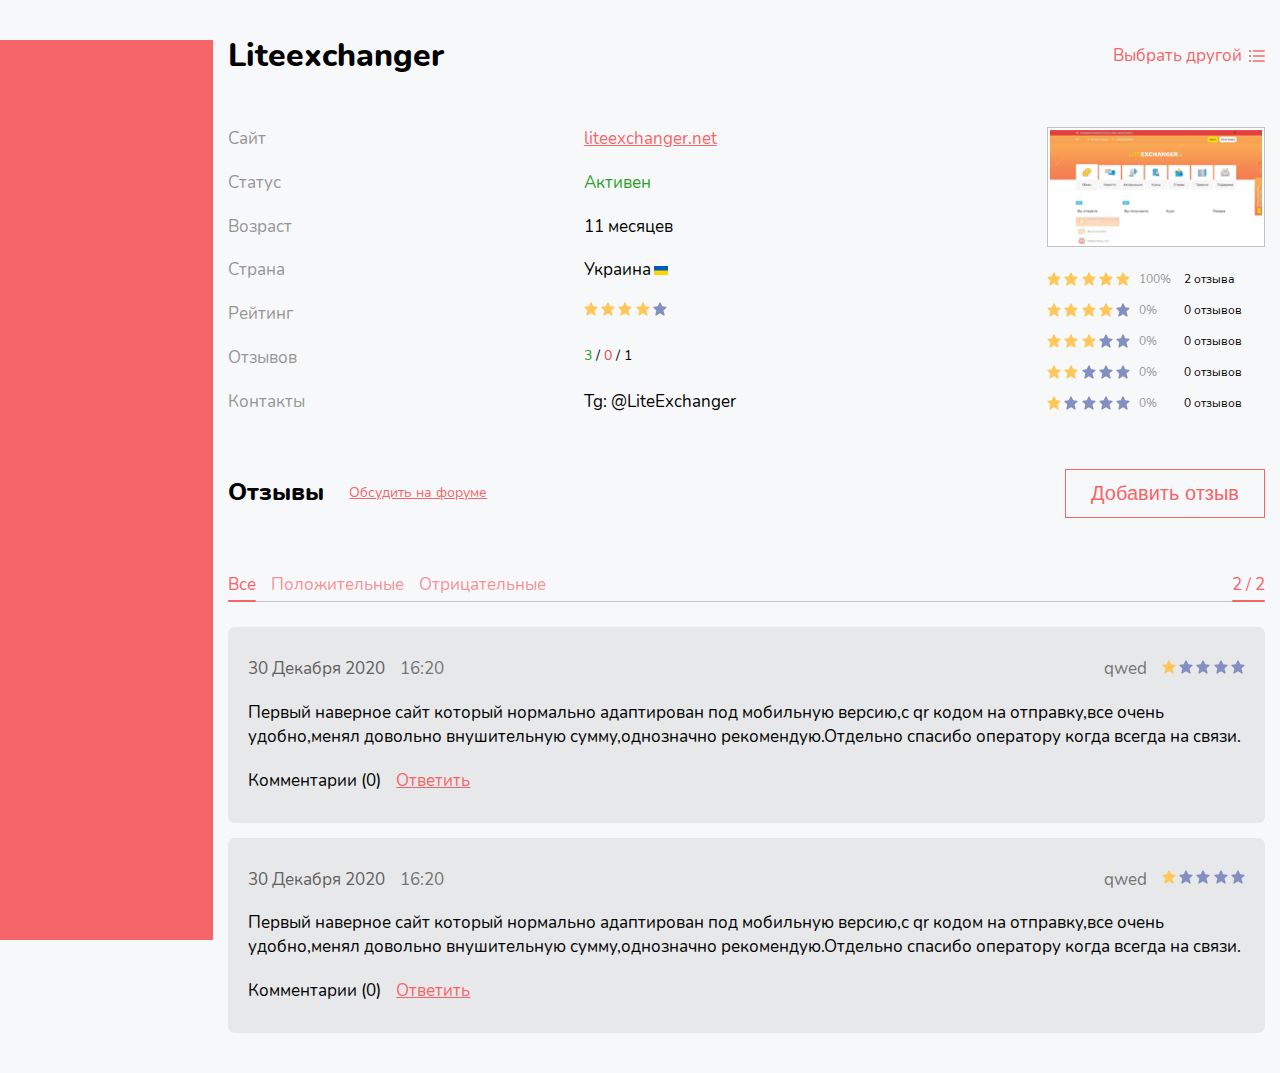
<file: app/exchanger.html>
<!doctype html>
<html lang="ru">

<head>
  <!-- Required meta tags -->
  <meta charset="utf-8">
  <meta name="viewport" content="width=device-width, initial-scale=1, shrink-to-fit=no">

  <!-- Bootstrap Grid -->
  <link rel="stylesheet" href="./css/include/bootstrap-grid.min.css">

  <!-- Styles -->
  <link rel="stylesheet" href="./css/app.min.css">
  <title>Title</title>
</head>

<body>

  <header class="header" id="header">

  </header>

  <main class="main">
    <div class="container">

      <div class="row">
        <div class="col-lg-2 col-md-3 no-md" style="background-color: #f6656a; height: 100vh;">

        </div>

        <div class="col-lg-10 col-md-9">
          <section class="exchange__inner">

            <div class="exchange__inner__top">
              <div class="row">
                <div class="col-lg-6 col-12">
                  <h2 class="exchenge__title__main">
                    Liteexchanger
                  </h2>
                </div>

                <div class=" exchange__inner__top__right col-lg-6 col-12">
                  <div class="exchange__inner__choose">
                    <a href="#" class="exchange__header__link exchange__header__link--inner" id="openSelect">
                      <span>Выбрать другой</span>

                      <img loading="lazy" src="./images/dest/list.svg" alt="change"
                        class="exchange__header__link__icon">
                    </a>

                    <div class="exchange__inner__choose__body">
                      <div class="exchange__select exchange__select--active">

                        <div class="exchange__select__head">
                          <span class="exchange__select__left">
                            Bitcoin (BTC)
                          </span>

                          <span class="exchange__select__right">
                            <img loading="lazy" src="./images/dest/arrow-down-sign-to-navigate.svg" alt="arrow"
                              class="exchange__select__arrow">
                          </span>

                        </div>

                        <div class="exchange__select__body">
                          <div class="exchange__select__search">
                            <input type="text" class="exchange__select__search__input" name="search2" id="search2"
                              placeholder="Введите название">
                          </div>

                          <div class="exchange__select__list">

                            <a href="#" class="exchange__select__item">
                              <span class="exchange__select__left">
                                Other site
                              </span>

                              <span class="exchange__select__right">
                                <img loading="lazy" src="./images/dest/arrow-down-sign-to-navigate.svg" alt="arrow"
                                  class="exchange__select__arrow">
                              </span>
                            </a>

                            <a href="#" class="exchange__select__item">
                              <span class="exchange__select__left">
                                Other site
                              </span>

                              <span class="exchange__select__right">
                                <img loading="lazy" src="./images/dest/arrow-down-sign-to-navigate.svg" alt="arrow"
                                  class="exchange__select__arrow">
                              </span>
                            </a>

                            <a href="#" class="exchange__select__item">
                              <span class="exchange__select__left">
                                Other site
                              </span>

                              <span class="exchange__select__right">
                                <img loading="lazy" src="./images/dest/arrow-down-sign-to-navigate.svg" alt="arrow"
                                  class="exchange__select__arrow">
                              </span>
                            </a>

                            <a href="#" class="exchange__select__item">
                              <span class="exchange__select__left">
                                Other site
                              </span>

                              <span class="exchange__select__right">
                                <img loading="lazy" src="./images/dest/arrow-down-sign-to-navigate.svg" alt="arrow"
                                  class="exchange__select__arrow">
                              </span>
                            </a>

                            <a href="#" class="exchange__select__item">
                              <span class="exchange__select__left">
                                Other site
                              </span>

                              <span class="exchange__select__right">
                                <img loading="lazy" src="./images/dest/arrow-down-sign-to-navigate.svg" alt="arrow"
                                  class="exchange__select__arrow">
                              </span>
                            </a>

                          </div>
                        </div>


                      </div>
                    </div>
                  </div>
                </div>
              </div>
            </div>

            <div class="exchange__inner__wrapper">
              <div class="row">
                <div class="exchange__inner__col col-lg-8 col-12">
                  <div class="exchange__inner__info">

                    <div class="exchange__inner__info__line">
                      <div class="row">
                        <div class="exchange__inner__info__item exchange__inner__info__item--left col-6">
                          Сайт
                        </div>
                        <div class="exchange__inner__info__item exchange__inner__info__item--right col-6">
                          <a href="#" class="exchange__inner__link">
                            liteexchanger.net
                          </a>
                        </div>
                      </div>
                    </div>

                    <div class="exchange__inner__info__line">
                      <div class="row">
                        <div class="exchange__inner__info__item exchange__inner__info__item--left col-6">
                          Статус
                        </div>
                        <div class="exchange__inner__info__item exchange__inner__info__item--right col-6">
                          <span class="exchange__table__rating__green">
                            Активен
                          </span>
                        </div>
                      </div>
                    </div>

                    <div class="exchange__inner__info__line">
                      <div class="row">
                        <div class="exchange__inner__info__item exchange__inner__info__item--left col-6">
                          Возраст
                        </div>
                        <div class="exchange__inner__info__item exchange__inner__info__item--right col-6">
                          11 месяцев
                        </div>
                      </div>
                    </div>

                    <div class="exchange__inner__info__line">
                      <div class="row">
                        <div class="exchange__inner__info__item exchange__inner__info__item--left col-6">
                          Страна
                        </div>
                        <div class="exchange__inner__info__item exchange__inner__info__item--right col-6">
                          <div class="exchange__inner__info__country">
                            Украина
                            <img loading="lazy" src="./images/dest/ua.png" alt="ua">
                          </div>
                        </div>
                      </div>
                    </div>

                    <div class="exchange__inner__info__line">
                      <div class="row">
                        <div class="exchange__inner__info__item exchange__inner__info__item--left col-6">
                          Рейтинг
                        </div>
                        <div class="exchange__inner__info__item exchange__inner__info__item--right col-6">
                          <div class="exchange__table__rating__wrapper">
                            <span class="exchange__table__rating__item exchange__table__rating__item--active"></span>
                            <span class="exchange__table__rating__item exchange__table__rating__item--active"></span>
                            <span class="exchange__table__rating__item exchange__table__rating__item--active"></span>
                            <span class="exchange__table__rating__item exchange__table__rating__item--active"></span>
                            <span class="exchange__table__rating__item"></span>
                          </div>
                        </div>
                      </div>
                    </div>

                    <div class="exchange__inner__info__line">
                      <div class="row">
                        <div class="exchange__inner__info__item exchange__inner__info__item--left col-6">
                          Отзывов
                        </div>
                        <div class="exchange__inner__info__item exchange__inner__info__item--right col-6">
                          <div class="exchange__table__rating__value">
                            <span class="exchange__table__rating__green">3</span>
                            /
                            <span class="exchange__table__rating__red">0</span>
                            / 1
                          </div>
                        </div>
                      </div>
                    </div>

                    <div class="exchange__inner__info__line">
                      <div class="row">
                        <div class="exchange__inner__info__item exchange__inner__info__item--left col-6">
                          Контакты
                        </div>
                        <div class="exchange__inner__info__item exchange__inner__info__item--right col-6">
                          Tg: @LiteExchanger
                        </div>
                      </div>
                    </div>

                  </div>
                </div>

                <div class="exchange__inner__col exchange__inner__col--right col-lg-4 col-12">
                  <div class="exchange__inner__col__wrapper">

                    <a href="#" class="exchange__inner__preview">
                      <img loading="lazy" src="./images/dest/preview.png" alt="preview"
                        class="exchange__inner__preview__img">
                    </a>

                    <div class="exchange__inner__rating">

                      <div class="exchange__inner__rating__item">
                        <div class="exchange__table__rating__wrapper">
                          <span class="exchange__table__rating__item exchange__table__rating__item--active"></span>
                          <span class="exchange__table__rating__item exchange__table__rating__item--active"></span>
                          <span class="exchange__table__rating__item exchange__table__rating__item--active"></span>
                          <span class="exchange__table__rating__item exchange__table__rating__item--active"></span>
                          <span class="exchange__table__rating__item exchange__table__rating__item--active"></span>
                        </div>
                        <span class="exchange__inner__rating__percent">
                          100%
                        </span>
                        <span class="exchange__inner__rating__value">
                          2 отзыва
                        </span>
                      </div>

                      <div class="exchange__inner__rating__item">
                        <div class="exchange__table__rating__wrapper">
                          <span class="exchange__table__rating__item exchange__table__rating__item--active"></span>
                          <span class="exchange__table__rating__item exchange__table__rating__item--active"></span>
                          <span class="exchange__table__rating__item exchange__table__rating__item--active"></span>
                          <span class="exchange__table__rating__item exchange__table__rating__item--active"></span>
                          <span class="exchange__table__rating__item"></span>
                        </div>
                        <span class="exchange__inner__rating__percent">
                          0%
                        </span>
                        <span class="exchange__inner__rating__value">
                          0 отзывов
                        </span>
                      </div>

                      <div class="exchange__inner__rating__item">
                        <div class="exchange__table__rating__wrapper">
                          <span class="exchange__table__rating__item exchange__table__rating__item--active"></span>
                          <span class="exchange__table__rating__item exchange__table__rating__item--active"></span>
                          <span class="exchange__table__rating__item exchange__table__rating__item--active"></span>
                          <span class="exchange__table__rating__item"></span>
                          <span class="exchange__table__rating__item"></span>
                        </div>
                        <span class="exchange__inner__rating__percent">
                          0%
                        </span>
                        <span class="exchange__inner__rating__value">
                          0 отзывов
                        </span>
                      </div>

                      <div class="exchange__inner__rating__item">
                        <div class="exchange__table__rating__wrapper">
                          <span class="exchange__table__rating__item exchange__table__rating__item--active"></span>
                          <span class="exchange__table__rating__item exchange__table__rating__item--active"></span>
                          <span class="exchange__table__rating__item"></span>
                          <span class="exchange__table__rating__item"></span>
                          <span class="exchange__table__rating__item"></span>
                        </div>
                        <span class="exchange__inner__rating__percent">
                          0%
                        </span>
                        <span class="exchange__inner__rating__value">
                          0 отзывов
                        </span>
                      </div>

                      <div class="exchange__inner__rating__item">
                        <div class="exchange__table__rating__wrapper">
                          <span class="exchange__table__rating__item exchange__table__rating__item--active"></span>
                          <span class="exchange__table__rating__item"></span>
                          <span class="exchange__table__rating__item"></span>
                          <span class="exchange__table__rating__item"></span>
                          <span class="exchange__table__rating__item"></span>
                        </div>
                        <span class="exchange__inner__rating__percent">
                          0%
                        </span>
                        <span class="exchange__inner__rating__value">
                          0 отзывов
                        </span>
                      </div>





                    </div>
                  </div>



                </div>
              </div>
            </div>



          </section>

          <section class="exchange__recall">
            <div class="exchange__recall__head">

              <div class="exchange__recall__head__left">
                <h2 class="exchenge__title">
                  Отзывы
                </h2>
                <a href="#" class="exchange__inner__link">
                  Обсудить на форуме
                </a>
              </div>

              <button class="exchange__recall__btn" id="openForm" type="button">
                Добавить отзыв
              </button>

            </div>

            <form name="recallForm" id="recallForm" class="exchange__recall__form">

              <div class="exchange__recall__form__item">
                <label for="name" class="exchange__recall__form__label">Имя</label>
                <input id="name" name="name" type="text" class="exchange__recall__form__input" required>
              </div>

              <div class="exchange__recall__form__item">
                <label for="email" class="exchange__recall__form__label">Email</label>
                <input id="email" name="email" type="email" class="exchange__recall__form__input" required>
                <span class="exchange__recall__form__text">
                  На этот адрес придет пароль для верификации и управления отзывом
                </span>
              </div>


              <div class="exchange__recall__form__item">
                <label for="name" class="exchange__recall__form__label">Рейтинг</label>
                <div class="exchange__recall__form__stars">
                  <span class="exchange__recall__form__star exchange__recall__form__star--1">

                  </span>
                  <span class="exchange__recall__form__star exchange__recall__form__star--2">

                  </span>
                  <span class="exchange__recall__form__star exchange__recall__form__star--3">

                  </span>
                  <span class="exchange__recall__form__star exchange__recall__form__star--4">

                  </span>
                  <span class="exchange__recall__form__star exchange__recall__form__star--5">

                  </span>
                </div>
              </div>

              <div class="exchange__recall__form__item exchange__recall__form__item--top">
                <label for="message" class="exchange__recall__form__label">Текст отзыва</label>
                <div class="exchange__recall__form__item__wrapper">
                  <textarea name="message" id="message"
                    class="exchange__recall__form__input exchange__recall__form__input--textarea" required></textarea>


                  <div class="exchange__recall__form__line">
                    <div class="exchange__recall__form__load">
                      <input type="file" name="file" id="file" class="exchange__recall__form__load__input">
                      <label for="file" class="exchange__recall__form__load__label">
                        <img loading="lazy" src="./images/dest/paperclip.svg" alt="paperclip"
                          class="exchange__recall__form__load__icon">
                        Прикрепить файлы
                      </label>
                    </div>

                    <span class="exchange__recall__form__text">
                      Вы можете либо выбрать файлы для загрузки, либо просто перенести их сюда.
                    </span>

                  </div>

                  <button class="exchange__recall__btn exchange__recall__btn--submit" id="submit" name="submit"
                    type="submit">
                    Отправить
                  </button>

                </div>

              </div>

            </form>

            <div class="exchange__recall__pannel">
              <div class="exchange__recall__pannel__left">
                <div class="exchange__recall__pannel__item exchange__recall__pannel__item--active">
                  Все
                </div>
                <div class="exchange__recall__pannel__item">
                  Положительные
                </div>
                <div class="exchange__recall__pannel__item">
                  Отрицательные
                </div>
              </div>
              <div class="exchange__recall__pannel__right">
                <a href="#" class="exchange__recall__pannel__item">
                  2 / 2
                </a>
              </div>
            </div>

            <div class="exchange__recall__list">

              <div class="exchange__recall__item">
                <div class="exchange__recall__item__wrapper">
                  <div class="exchange__recall__item__top">

                    <div class="exchange__recall__item__top__left">
                      <span class="exchange__recall__item__date">
                        30 Декабря 2020
                      </span>
                      <span class="exchange__recall__item__time">
                        16:20
                      </span>
                    </div>

                    <div class="exchange__recall__item__top__right">
                      <span class="exchange__recall__item__username">
                        qwed
                      </span>
                      <div class="exchange__table__rating__wrapper">
                        <span class="exchange__table__rating__item exchange__table__rating__item--active"></span>
                        <span class="exchange__table__rating__item"></span>
                        <span class="exchange__table__rating__item"></span>
                        <span class="exchange__table__rating__item"></span>
                        <span class="exchange__table__rating__item"></span>
                      </div>
                    </div>


                  </div>
                  <p class="exchange__recall__item__body">
                    Первый наверное сайт который нормально адаптирован под мобильную версию,с qr кодом на отправку,все
                    очень удобно,менял довольно внушительную сумму,однозначно рекомендую.Отдельно спасибо оператору
                    когда всегда на связи.
                  </p>

                  <div class="exchange__recall__item__bot">
                    <div class="exchange__recall__item__bot__line">
                      Комментарии (0)
                      <a href="#" class="exchange__inner__link exchange__recall__item__open">
                        Ответить
                      </a>
                    </div>

                    <form name="recallForm2" class="exchange__recall__form exchange__recall__form--small">

                      <div class="exchange__recall__form__item">
                        <label for="response" class="exchange__recall__form__label">Пароль ответа</label>
                        <input id="response" name="response" type="text" class="exchange__recall__form__input" required>
                      </div>

                      <div class="exchange__recall__form__item exchange__recall__form__item--top">
                        <label for="message2" class="exchange__recall__form__label">Текст отзыва</label>
                        <div class="exchange__recall__form__item__wrapper">
                          <textarea name="message2" id="message2"
                            class="exchange__recall__form__input exchange__recall__form__input--textarea"
                            required></textarea>

                          <button class="exchange__recall__btn exchange__recall__btn--submit" id="submit2"
                            name="submit2" type="submit">
                            Отправить
                          </button>

                        </div>

                      </div>

                    </form>
                  </div>

                </div>
              </div>

              <div class="exchange__recall__item">
                <div class="exchange__recall__item__wrapper">
                  <div class="exchange__recall__item__top">

                    <div class="exchange__recall__item__top__left">
                      <span class="exchange__recall__item__date">
                        30 Декабря 2020
                      </span>
                      <span class="exchange__recall__item__time">
                        16:20
                      </span>
                    </div>

                    <div class="exchange__recall__item__top__right">
                      <span class="exchange__recall__item__username">
                        qwed
                      </span>
                      <div class="exchange__table__rating__wrapper">
                        <span class="exchange__table__rating__item exchange__table__rating__item--active"></span>
                        <span class="exchange__table__rating__item"></span>
                        <span class="exchange__table__rating__item"></span>
                        <span class="exchange__table__rating__item"></span>
                        <span class="exchange__table__rating__item"></span>
                      </div>
                    </div>


                  </div>
                  <p class="exchange__recall__item__body">
                    Первый наверное сайт который нормально адаптирован под мобильную версию,с qr кодом на отправку,все
                    очень удобно,менял довольно внушительную сумму,однозначно рекомендую.Отдельно спасибо оператору
                    когда всегда на связи.
                  </p>

                  <div class="exchange__recall__item__bot">
                    <div class="exchange__recall__item__bot__line">
                      Комментарии (0)
                      <a href="#" class="exchange__inner__link exchange__recall__item__open">
                        Ответить
                      </a>
                    </div>

                    <form name="recallForm3" class="exchange__recall__form exchange__recall__form--small">

                      <div class="exchange__recall__form__item">
                        <label for="response2" class="exchange__recall__form__label">Пароль ответа</label>
                        <input id="response2" name="response2" type="text" class="exchange__recall__form__input"
                          required>
                      </div>

                      <div class="exchange__recall__form__item exchange__recall__form__item--top">
                        <label for="message3" class="exchange__recall__form__label">Текст отзыва</label>
                        <div class="exchange__recall__form__item__wrapper">
                          <textarea name="message3" id="message3"
                            class="exchange__recall__form__input exchange__recall__form__input--textarea"
                            required></textarea>

                          <button class="exchange__recall__btn exchange__recall__btn--submit" id="submit3"
                            name="submit3" type="submit">
                            Отправить
                          </button>

                        </div>

                      </div>

                    </form>
                  </div>

                </div>
              </div>


            </div>

          </section>
        </div>
      </div>
    </div>
  </main>

  <footer class="footer" id="footer">
    <div class="container">
    </div>
  </footer>

  <!-- jQuery -->
  <script src="./js/include/jquery.min.js"></script>

  <!-- Custom JS -->
  <script src="./js/app.min.js"></script>
</body>

</html>
</file>
<file: css/app.min.css>
@charset "UTF-8";@font-face{font-family:Nunito;font-style:normal;font-weight:300;src:local("Nunito"),url(../fonts/Nunito-Light.ttf) format("truetype")}@font-face{font-family:Nunito;font-style:normal;font-weight:400;src:local("Nunito"),url(../fonts/Nunito-Regular.ttf) format("truetype")}@font-face{font-family:Nunito;font-style:normal;font-weight:700;src:local("Nunito"),url(../fonts/Nunito-Bold.ttf) format("truetype")}@font-face{font-family:Nunito;font-style:normal;font-weight:900;src:local("Nunito"),url(../fonts/Nunito-ExtraBold.ttf) format("truetype")}*{-webkit-box-sizing:border-box;box-sizing:border-box}a,abbr,acronym,address,applet,article,aside,audio,b,big,blockquote,body,canvas,caption,center,cite,code,dd,del,details,dfn,div,dl,dt,em,embed,fieldset,figcaption,figure,footer,form,h1,h2,h3,h4,h5,h6,header,hgroup,html,i,iframe,img,ins,kbd,label,legend,li,mark,menu,nav,object,ol,output,p,pre,q,ruby,s,samp,section,small,span,strike,strong,sub,summary,sup,table,tbody,td,tfoot,th,thead,time,tr,tt,u,ul,var,video{margin:0;padding:0;border:0;font-size:100%;font:inherit;vertical-align:baseline}article,aside,details,figcaption,figure,footer,header,hgroup,menu,nav,section{display:block}body{line-height:1}ol,ul{list-style:none}blockquote,q{quotes:none}blockquote:after,blockquote:before,q:after,q:before{content:"";content:none}table{border-collapse:collapse;border-spacing:0}html{overflow-x:hidden}img{max-width:100%;height:auto}.no-xl{display:none}@media (max-width:1199px){.no-md{display:none}.md{display:inline-block}}@media (max-width:767px){.no-xs{display:none}.xs{display:inline-block}}body{font-family:Nunito,sans-serif;font-weight:400;font-size:17px;line-height:1.4;color:#000;position:relative;overflow-x:hidden;min-width:320px;padding:40px 0;background:#f7f8f9}.container{width:100%;max-width:1400px;margin:0 auto;padding:0 15px}.exchenge__title{font-weight:900;font-size:1.5rem;margin-bottom:20px}.exchange__header__link__icon{width:16px;height:16px}.exchange__header{margin-bottom:10px;font-size:14px}.exchange__header--special{display:-webkit-box;display:-ms-flexbox;display:flex;-webkit-box-align:center;-ms-flex-align:center;align-items:center;-webkit-box-pack:justify;-ms-flex-pack:justify;justify-content:space-between}.exchange__header__link{display:-webkit-box;display:-ms-flexbox;display:flex;-webkit-box-align:center;-ms-flex-align:center;align-items:center;-webkit-box-pack:end;-ms-flex-pack:end;justify-content:flex-end;color:#f6656a;text-decoration:none;-webkit-transition:all .2s linear;-o-transition:all .2s linear;transition:all .2s linear}.exchange__header__link span{display:inline-block;border-bottom:1px solid #f6656a;-webkit-transition:all .2s linear;-o-transition:all .2s linear;transition:all .2s linear}.exchange__header__link:hover span{border-color:transparent}.exchange__header__link--inner{-webkit-box-pack:start;-ms-flex-pack:start;justify-content:flex-start}.exchange__header__link--inner span{border-bottom:none}.exchange__header__link--inner:hover{opacity:.7}.exchange__header__link__icon{margin-left:7px}.exchange__filter{margin-bottom:20px}.exchange__select{width:100%;position:relative;height:46px;-webkit-user-select:none;-moz-user-select:none;-ms-user-select:none;user-select:none;background:#fff}.exchange__select--active .exchange__select__body{display:block}.exchange__select--active .exchange__select__arrow{-webkit-transform:rotate(-180deg);-ms-transform:rotate(-180deg);transform:rotate(-180deg)}.exchange__select__head{display:-webkit-box;display:-ms-flexbox;display:flex;-webkit-box-align:center;-ms-flex-align:center;align-items:center;-webkit-box-pack:justify;-ms-flex-pack:justify;justify-content:space-between;width:100%;height:46px;border:1px solid #c3c3c3;padding:0 12px;cursor:pointer;-webkit-transition:all .2s linear;-o-transition:all .2s linear;transition:all .2s linear}.exchange__select__head:hover{border-color:rgba(195,195,195,.7)}.exchange__select__head:hover .exchange__select__arrow{opacity:.7}.exchange__select__icon{width:24px;height:24px}.exchange__select__arrow{width:12px;height:12px;margin-left:10px;-webkit-transition:all .2s linear;-o-transition:all .2s linear;transition:all .2s linear}.exchange__select__right{display:-webkit-box;display:-ms-flexbox;display:flex;-webkit-box-align:center;-ms-flex-align:center;align-items:center;-webkit-box-pack:end;-ms-flex-pack:end;justify-content:flex-end}.exchange__select__body{display:none;position:absolute;left:0;top:45px;width:100%;z-index:5}.exchange__select__search__input{height:46px;width:100%;border:1px solid #c3c3c3;font:inherit;padding:0 12px}.exchange__select__search__input:focus{outline:0;border-color:#f6656a}.exchange__select__search__input::-webkit-input-placeholder{font:inherit;color:#c3c3c3}.exchange__select__search__input::-moz-placeholder{font:inherit;color:#c3c3c3}.exchange__select__search__input:-ms-input-placeholder{font:inherit;color:#c3c3c3}.exchange__select__search__input::-ms-input-placeholder{font:inherit;color:#c3c3c3}.exchange__select__search__input::placeholder{font:inherit;color:#c3c3c3}.exchange__select__list{border:1px solid #c3c3c3;border-top:none;background:#fff;max-height:368px;overflow-y:scroll}.exchange__select__list .exchange__select__arrow{display:none}.exchange__select__list::-webkit-scrollbar{width:4px}.exchange__select__list::-webkit-scrollbar:horizontal{height:4px}.exchange__select__list::-webkit-scrollbar-button{background:#fff}.exchange__select__list::-webkit-scrollbar-track{background:#fff}.exchange__select__list::-webkit-scrollbar-track-piece{background:#fff}.exchange__select__list::-webkit-scrollbar-thumb{background:#f6656a;border-radius:100px}.exchange__select__item{display:-webkit-box;display:-ms-flexbox;display:flex;-webkit-box-align:center;-ms-flex-align:center;align-items:center;-webkit-box-pack:justify;-ms-flex-pack:justify;justify-content:space-between;width:100%;height:46px;padding:0 12px;cursor:pointer;-webkit-transition:all .2s linear;-o-transition:all .2s linear;transition:all .2s linear;text-decoration:none;color:#000}.exchange__select__item:hover{background:rgba(246,101,106,.1)}.exchange__checkbox__col .row{-webkit-box-align:baseline;-ms-flex-align:baseline;align-items:baseline}.exchange__checkbox{position:absolute;z-index:-1;opacity:0;-webkit-transition:all .2s ease;-o-transition:all .2s ease;transition:all .2s ease}.exchange__checkbox+label{display:-webkit-inline-box;display:-ms-inline-flexbox;display:inline-flex;-webkit-box-align:center;-ms-flex-align:center;align-items:center;-webkit-user-select:none;-moz-user-select:none;-ms-user-select:none;user-select:none;font-size:14px}.exchange__checkbox+label::before{content:"";display:inline-block;width:32px;height:20px;-ms-flex-negative:0;flex-shrink:0;-webkit-box-flex:0;-ms-flex-positive:0;flex-grow:0;margin-right:.5em;background:url(../images/dest/checkboxoff.png) no-repeat center;cursor:pointer}.exchange__checkbox:checked+label::before{background:url(../images/dest/checkboxon.png) no-repeat center}.exchange__table__head__arrow{width:16px;height:16px}.exchange__table{margin-top:75px;-webkit-user-select:none;-moz-user-select:none;-ms-user-select:none;user-select:none}.exchange__table__head{background:#f6656a;color:#fff;border-radius:7px 7px 0 0;height:54px;display:-webkit-box;display:-ms-flexbox;display:flex;-webkit-box-align:center;-ms-flex-align:center;align-items:center;-webkit-box-pack:center;-ms-flex-pack:center;justify-content:center}.exchange__table__head .row{width:100%}.exchange__table__head__col{display:-webkit-box;display:-ms-flexbox;display:flex;-webkit-box-align:center;-ms-flex-align:center;align-items:center;-webkit-box-pack:start;-ms-flex-pack:start;justify-content:flex-start;cursor:pointer}.exchange__table__head__col:hover .exchange__table__head__text{border-color:#fff}.exchange__table__head__col--active .exchange__table__head__arrow{display:block}.exchange__table__head__col--active .exchange__table__head__text{border-color:#fff}.exchange__table__head__col--rating{-webkit-box-pack:center;-ms-flex-pack:center;justify-content:center}.exchange__table__head__text{display:inline-block;border-bottom:1px solid transparent;-webkit-transition:all .2s linear;-o-transition:all .2s linear;transition:all .2s linear}.exchange__table__head__arrow{-webkit-transition:all .1s ease;-o-transition:all .1s ease;transition:all .1s ease;display:none}.exchange__table__head__arrow--active{-webkit-transform:rotate(-180deg);-ms-transform:rotate(-180deg);transform:rotate(-180deg)}.exchange__table__body--exchange{display:-webkit-box;display:-ms-flexbox;display:flex;-webkit-box-align:center;-ms-flex-align:center;align-items:center;-webkit-box-pack:start;-ms-flex-pack:start;justify-content:flex-start;text-decoration:none;color:#000;cursor:pointer}.exchange__table__body--exchange:hover img{opacity:.7}.exchange__table__body--exchange img{margin-right:7px;width:16px;height:16px;-webkit-transition:all .2s linear;-o-transition:all .2s linear;transition:all .2s linear}.exchange__table__body--give{font-size:14px}.exchange__table__body--give .exchenbge__give__red{color:#ee4d4d;font-size:12px}.exchange__table__body--give .exchenbge__give__gray{color:#969696;font-size:11px}.exchange__table__body--get small,.exchange__table__body--reserve small{font-size:14px}.exchange__table__rating{display:-webkit-box;display:-ms-flexbox;display:flex;-webkit-box-align:center;-ms-flex-align:center;align-items:center;-webkit-box-pack:end;-ms-flex-pack:end;justify-content:flex-end;-webkit-box-orient:vertical;-webkit-box-direction:normal;-ms-flex-direction:column;flex-direction:column}.exchange__table__rating__wrapper{display:-webkit-box;display:-ms-flexbox;display:flex;-webkit-box-align:center;-ms-flex-align:center;align-items:center;-webkit-box-pack:start;-ms-flex-pack:start;justify-content:flex-start;margin-bottom:5px}.exchange__table__rating__item{display:inline-block;width:14px;height:14px;background:url(../images/dest/news__star.svg) no-repeat center;margin-right:3.3px}.exchange__table__rating__item:last-child{margin-right:0}.exchange__table__rating__item--active{background:url(../images/dest/news__star--active.svg) no-repeat center}.exchange__table__rating__value{font-size:14px;text-align:center;width:100%}.exchange__table__rating__green{color:#2aa02a}.exchange__table__rating__red{color:#ee4d4d}.exchange__table__line{height:62px;display:-webkit-box;display:-ms-flexbox;display:flex;-webkit-box-align:center;-ms-flex-align:center;align-items:center;-webkit-box-pack:center;-ms-flex-pack:center;justify-content:center;-webkit-transition:all .2s linear;-o-transition:all .2s linear;transition:all .2s linear}.exchange__table__line .row{width:100%;-webkit-box-align:center;-ms-flex-align:center;align-items:center}.exchange__table__line:nth-child(odd){background:#fff}.exchange__table__line:hover{background:rgba(246,101,106,.1)}.exchange__table__showmore{display:-webkit-box;display:-ms-flexbox;display:flex;-webkit-box-align:center;-ms-flex-align:center;align-items:center;-webkit-box-pack:center;-ms-flex-pack:center;justify-content:center;width:100%;text-decoration:none;color:#fff;background:#f6656a;border-radius:0 0 7px 7px;height:54px}.exchange__table__showmore:hover .exchange__table__showmore__text{border-color:#fff}.exchange__table__showmore__text{display:inline-block;border-bottom:1px solid transparent;-webkit-transition:all .2s linear;-o-transition:all .2s linear;transition:all .2s linear}.exchange__table__showmore__icon{width:20px;height:20px;margin-left:7px}.exchange__inner{margin-bottom:55px}.exchange__inner__top{margin-bottom:55px}.exchenge__title__main{font-weight:900;font-size:2rem;line-height:1}.exchange__inner__top__right{display:-webkit-box;display:-ms-flexbox;display:flex;-webkit-box-align:center;-ms-flex-align:center;align-items:center;-webkit-box-pack:end;-ms-flex-pack:end;justify-content:flex-end;width:100%}.exchange__inner__choose{position:relative;width:100%;z-index:5;display:-webkit-box;display:-ms-flexbox;display:flex;-webkit-box-pack:end;-ms-flex-pack:end;justify-content:flex-end}.exchange__inner__choose--active .exchange__inner__choose__body{display:block}.exchange__inner__choose__body{display:none;top:25px;right:0;position:absolute;max-width:300px;width:100%}.exchange__inner__link{color:#f6656a}.exchange__inner__link:hover{text-decoration:none}.exchange__inner__info__country{display:-webkit-box;display:-ms-flexbox;display:flex;-webkit-box-align:center;-ms-flex-align:center;align-items:center;-webkit-box-pack:start;-ms-flex-pack:start;justify-content:flex-start}.exchange__inner__info__country img{margin-left:3.5px}.exchange__inner__info__line{margin-bottom:20px}.exchange__inner__info__line:last-child{margin-bottom:0}.exchange__inner__info__item--left{color:#969696}.exchange__inner__info__item .exchange__table__rating__value{text-align:left}.exchange__inner__preview{margin-bottom:25px;display:inline-block;background:#fff;border:1px solid #c3c3c3;width:218px;height:120px;max-width:218px;max-height:120px;padding:2px}.exchange__inner__preview__img{max-width:100%;max-height:100%;width:100%}.exchange__inner__rating__item{font-size:12px;line-height:1;display:-webkit-box;display:-ms-flexbox;display:flex;-webkit-box-align:center;-ms-flex-align:center;align-items:center;-webkit-box-pack:start;-ms-flex-pack:start;justify-content:flex-start;margin-bottom:17px}.exchange__inner__rating__item:last-child{margin-bottom:0}.exchange__inner__rating__item .exchange__table__rating__wrapper{margin-bottom:0;margin-right:9px}.exchange__inner__rating__percent{color:#969696;display:inline-block;min-width:45px}.exchange__inner__col--right{display:-webkit-box;display:-ms-flexbox;display:flex;-webkit-box-pack:end;-ms-flex-pack:end;justify-content:flex-end}.exchange__recall__head{display:-webkit-box;display:-ms-flexbox;display:flex;-webkit-box-align:center;-ms-flex-align:center;align-items:center;-webkit-box-pack:justify;-ms-flex-pack:justify;justify-content:space-between;margin-bottom:55px}.exchange__recall__head__left{display:-webkit-box;display:-ms-flexbox;display:flex;-webkit-box-align:center;-ms-flex-align:center;align-items:center;-webkit-box-pack:start;-ms-flex-pack:start;justify-content:flex-start}.exchange__recall__head__left .exchenge__title{margin-bottom:0;margin-right:25px}.exchange__recall__head__left .exchange__inner__link{font-size:14px}.exchange__recall__btn{border:1px solid #f6656a;padding:12px 25px;background:0 0;font-size:20px;color:#f6656a;-webkit-transition:all .2s linear;-o-transition:all .2s linear;transition:all .2s linear;cursor:pointer}.exchange__recall__btn:hover{color:#969696;border-color:#969696}.exchange__recall__btn:focus{outline:0}.exchange__recall__btn--submit{color:#fff;background:#f6656a}.exchange__recall__btn--submit:hover{background:0 0}.exchange__recall__form{display:none;background:rgba(195,195,195,.3);padding:30px 20px;margin-bottom:25px}.exchange__recall__form--active{display:block}.exchange__recall__form--small{margin-bottom:0;margin-top:20px}.exchange__recall__form--small .exchange__recall__btn{margin-top:15px}.exchange__recall__form__item{display:-webkit-box;display:-ms-flexbox;display:flex;-webkit-box-align:center;-ms-flex-align:center;align-items:center;-webkit-box-pack:start;-ms-flex-pack:start;justify-content:flex-start;margin-bottom:35px}.exchange__recall__form__item:last-child{margin-bottom:0}.exchange__recall__form__item--top{-webkit-box-align:start;-ms-flex-align:start;align-items:flex-start}.exchange__recall__form__label{min-width:250px;width:100%;max-width:250px;color:#616161}.exchange__recall__form__input{height:43px;max-width:350px;width:100%;font:inherit;border:1px solid #616161;padding-left:12px}.exchange__recall__form__input:focus{outline:0;border-color:#f6656a}.exchange__recall__form__input--textarea{resize:none;overflow-y:hidden;max-width:100%;height:120px;padding-top:12px}.exchange__recall__form__stars{display:-webkit-box;display:-ms-flexbox;display:flex;-webkit-box-align:center;-ms-flex-align:center;align-items:center;-webkit-box-pack:start;-ms-flex-pack:start;justify-content:flex-start;unicode-bidi:bidi-override;direction:rtl}.exchange__recall__form__star{margin-right:7px;display:inline-block;background:url(../images/dest/star.svg) no-repeat center;width:33px;height:33px;cursor:pointer;-webkit-transition:all .1s ease;-o-transition:all .1s ease;transition:all .1s ease}.exchange__recall__form__star--active,.exchange__recall__form__star:hover{background:url(../images/dest/star--active.svg) no-repeat center}.exchange__recall__form__star:hover~.exchange__recall__form__star{background:url(../images/dest/star--active.svg) no-repeat center}.exchange__recall__form__item__wrapper{width:100%}.exchange__recall__form__load__icon{width:20px;height:20px}.exchange__recall__form__load{width:-webkit-fit-content;width:-moz-fit-content;width:fit-content;position:relative}.exchange__recall__form__load__input{opacity:0;visibility:hidden;position:absolute}.exchange__recall__form__load__label{display:-webkit-box;display:-ms-flexbox;display:flex;-webkit-box-align:center;-ms-flex-align:center;align-items:center;-webkit-box-pack:start;-ms-flex-pack:start;justify-content:flex-start;cursor:pointer;border:1px solid #616161;color:#616161;width:-webkit-fit-content;width:-moz-fit-content;width:fit-content;padding:12px 25px;-webkit-transition:all .2s linear;-o-transition:all .2s linear;transition:all .2s linear}.exchange__recall__form__load__label:hover{border-color:rgba(97,97,97,.5)}.exchange__recall__form__load__icon{margin-right:7px}.exchange__recall__form__text{display:inline-block;color:rgba(97,97,97,.9);max-width:300px;width:100%;font-size:14px;margin-left:20px}.exchange__recall__form__line{display:-webkit-box;display:-ms-flexbox;display:flex;-webkit-box-align:center;-ms-flex-align:center;align-items:center;-webkit-box-pack:start;-ms-flex-pack:start;justify-content:flex-start;margin-top:15px;margin-bottom:55px}.exchange__recall__pannel{display:-webkit-box;display:-ms-flexbox;display:flex;-webkit-box-align:center;-ms-flex-align:center;align-items:center;-webkit-box-pack:justify;-ms-flex-pack:justify;justify-content:space-between;border-bottom:1px solid #c3c3c3;padding-bottom:5px;margin-bottom:25px}.exchange__recall__pannel__left{display:-webkit-box;display:-ms-flexbox;display:flex;-webkit-box-align:center;-ms-flex-align:center;align-items:center;-webkit-box-pack:start;-ms-flex-pack:start;justify-content:flex-start}.exchange__recall__pannel__left .exchange__recall__pannel__item--active{pointer-events:none}.exchange__recall__pannel__item{margin-right:15px;color:rgba(246,101,106,.7);text-decoration:none;cursor:pointer;-webkit-transition:all .2s linear;-o-transition:all .2s linear;transition:all .2s linear;position:relative}.exchange__recall__pannel__item::before{opacity:0;content:"";position:absolute;left:0;bottom:-6px;height:2px;width:100%;background:#f6656a;border-radius:10px;-webkit-transition:all .2s linear;-o-transition:all .2s linear;transition:all .2s linear}.exchange__recall__pannel__item:last-child{margin-right:0}.exchange__recall__pannel__item--active{color:#f6656a}.exchange__recall__pannel__item--active::before{opacity:1}.exchange__recall__pannel__item:hover{color:#f6656a}.exchange__recall__pannel__right .exchange__recall__pannel__item{color:#f6656a}.exchange__recall__pannel__right .exchange__recall__pannel__item::before{opacity:1}.exchange__recall__item{background:rgba(195,195,195,.3);border-radius:7px;padding:30px 20px}.exchange__recall__item__top{display:-webkit-box;display:-ms-flexbox;display:flex;-webkit-box-align:center;-ms-flex-align:center;align-items:center;-webkit-box-pack:justify;-ms-flex-pack:justify;justify-content:space-between;width:100%;margin-bottom:20px}.exchange__recall__item__top__left{display:-webkit-box;display:-ms-flexbox;display:flex;-webkit-box-align:center;-ms-flex-align:center;align-items:center;-webkit-box-pack:start;-ms-flex-pack:start;justify-content:flex-start}.exchange__recall__item__date{display:inline-block;margin-right:15px;color:#616161}.exchange__recall__item__time{color:#757575}.exchange__recall__item__top__right{display:-webkit-box;display:-ms-flexbox;display:flex;-webkit-box-align:center;-ms-flex-align:center;align-items:center;-webkit-box-pack:end;-ms-flex-pack:end;justify-content:flex-end}.exchange__recall__item__top__right .exchange__table__rating__wrapper{margin-right:0}.exchange__recall__item__username{display:inline-block;margin-right:15px;color:#757575}.exchange__recall__item__body{margin-bottom:20px}.exchange__recall__item{margin-bottom:15px}.exchange__recall__item:last-child{margin-bottom:0}.exchange__recall__item__bot__line{display:-webkit-box;display:-ms-flexbox;display:flex;-webkit-box-align:center;-ms-flex-align:center;align-items:center;-webkit-box-pack:start;-ms-flex-pack:start;justify-content:flex-start}.exchange__recall__item__open{margin-left:15px}@media (max-width:1199px){.exchange__table__head{display:none}.exchange__table__line{height:auto;padding-top:10px;padding-bottom:10px}.exchange__table__line:first-child{border-radius:7px 7px 0 0}.exchange__table__body{margin-bottom:7px;font-size:14px}.exchange__table__body--exchange img{width:16px;height:16px}.exchange__table__rating{-webkit-box-align:start;-ms-flex-align:start;align-items:flex-start}.exchange__table__rating__value{text-align:left}.exchange__table__title__mobile{display:block;margin-bottom:3.5px;color:#969696;font-size:14px}.exchange__col{margin-bottom:15px}.exchange__checkbox__item{margin-bottom:15px}.exchange__table{margin-top:35px}.exchange__inner__col{-webkit-box-ordinal-group:3;-ms-flex-order:2;order:2}.exchange__inner__col--right{-webkit-box-ordinal-group:2;-ms-flex-order:1;order:1;-webkit-box-pack:start;-ms-flex-pack:start;justify-content:flex-start}.exchange__inner__top{margin-bottom:35px}.exchenge__title__main{font-size:1.5rem;margin-bottom:20px}.exchange__inner__top__right{-webkit-box-pack:start;-ms-flex-pack:start;justify-content:flex-start}.exchange__inner__col--right{margin-bottom:35px}.exchange__inner__choose{-webkit-box-pack:start;-ms-flex-pack:start;justify-content:flex-start}.exchange__inner__choose__body{right:auto;left:0}.exchange__recall__head{-webkit-box-orient:vertical;-webkit-box-direction:normal;-ms-flex-direction:column;flex-direction:column;-webkit-box-align:start;-ms-flex-align:start;align-items:flex-start;margin-bottom:25px}.exchange__recall__head .exchange__inner__link{display:none}.exchange__recall__head .exchange__recall__btn{margin-top:15px}.exchenge__title{font-size:1.2rem}.exchange__recall__btn{width:100%;padding:12px 0}.exchange__recall__form__item{-webkit-box-orient:vertical;-webkit-box-direction:normal;-ms-flex-direction:column;flex-direction:column;-webkit-box-align:start;-ms-flex-align:start;align-items:flex-start;margin-bottom:25px}.exchange__recall__form__text{display:none}.exchange__recall__form__label{font-size:14px;margin-bottom:7px}.exchange__recall__pannel__right{display:none}.exchange__recall__pannel__left{width:100%;-webkit-box-pack:justify;-ms-flex-pack:justify;justify-content:space-between}.exchange__recall__pannel__item{margin-right:0}.exchange__recall__item__top{-webkit-box-orient:vertical;-webkit-box-direction:normal;-ms-flex-direction:column;flex-direction:column;-webkit-box-align:start;-ms-flex-align:start;align-items:flex-start}.exchange__recall__item__top__left{margin-bottom:10px}}
</file>
<file: app/css/app.min.css>
@charset "UTF-8";@font-face{font-family:Nunito;font-style:normal;font-weight:300;src:local("Nunito"),url(../fonts/Nunito-Light.ttf) format("truetype")}@font-face{font-family:Nunito;font-style:normal;font-weight:400;src:local("Nunito"),url(../fonts/Nunito-Regular.ttf) format("truetype")}@font-face{font-family:Nunito;font-style:normal;font-weight:700;src:local("Nunito"),url(../fonts/Nunito-Bold.ttf) format("truetype")}@font-face{font-family:Nunito;font-style:normal;font-weight:900;src:local("Nunito"),url(../fonts/Nunito-ExtraBold.ttf) format("truetype")}*{-webkit-box-sizing:border-box;box-sizing:border-box}a,abbr,acronym,address,applet,article,aside,audio,b,big,blockquote,body,canvas,caption,center,cite,code,dd,del,details,dfn,div,dl,dt,em,embed,fieldset,figcaption,figure,footer,form,h1,h2,h3,h4,h5,h6,header,hgroup,html,i,iframe,img,ins,kbd,label,legend,li,mark,menu,nav,object,ol,output,p,pre,q,ruby,s,samp,section,small,span,strike,strong,sub,summary,sup,table,tbody,td,tfoot,th,thead,time,tr,tt,u,ul,var,video{margin:0;padding:0;border:0;font-size:100%;font:inherit;vertical-align:baseline}article,aside,details,figcaption,figure,footer,header,hgroup,menu,nav,section{display:block}body{line-height:1}ol,ul{list-style:none}blockquote,q{quotes:none}blockquote:after,blockquote:before,q:after,q:before{content:"";content:none}table{border-collapse:collapse;border-spacing:0}html{overflow-x:hidden}img{max-width:100%;height:auto}.no-xl{display:none}@media (max-width:1199px){.no-md{display:none}.md{display:inline-block}}@media (max-width:767px){.no-xs{display:none}.xs{display:inline-block}}body{font-family:Nunito,sans-serif;font-weight:400;font-size:17px;line-height:1.4;color:#000;position:relative;overflow-x:hidden;min-width:320px;padding:40px 0;background:#f7f8f9}.container{width:100%;max-width:1400px;margin:0 auto;padding:0 15px}.exchenge__title{font-weight:900;font-size:1.5rem;margin-bottom:20px}.exchange__header__link__icon{width:16px;height:16px}.exchange__header{margin-bottom:10px;font-size:14px}.exchange__header--special{display:-webkit-box;display:-ms-flexbox;display:flex;-webkit-box-align:center;-ms-flex-align:center;align-items:center;-webkit-box-pack:justify;-ms-flex-pack:justify;justify-content:space-between}.exchange__header__link{display:-webkit-box;display:-ms-flexbox;display:flex;-webkit-box-align:center;-ms-flex-align:center;align-items:center;-webkit-box-pack:end;-ms-flex-pack:end;justify-content:flex-end;color:#f6656a;text-decoration:none;-webkit-transition:all .2s linear;-o-transition:all .2s linear;transition:all .2s linear}.exchange__header__link span{display:inline-block;border-bottom:1px solid #f6656a;-webkit-transition:all .2s linear;-o-transition:all .2s linear;transition:all .2s linear}.exchange__header__link:hover span{border-color:transparent}.exchange__header__link--inner{-webkit-box-pack:start;-ms-flex-pack:start;justify-content:flex-start}.exchange__header__link--inner span{border-bottom:none}.exchange__header__link--inner:hover{opacity:.7}.exchange__header__link__icon{margin-left:7px}.exchange__filter{margin-bottom:20px}.exchange__select{width:100%;position:relative;height:46px;-webkit-user-select:none;-moz-user-select:none;-ms-user-select:none;user-select:none;background:#fff}.exchange__select--active .exchange__select__body{display:block}.exchange__select--active .exchange__select__arrow{-webkit-transform:rotate(-180deg);-ms-transform:rotate(-180deg);transform:rotate(-180deg)}.exchange__select__head{display:-webkit-box;display:-ms-flexbox;display:flex;-webkit-box-align:center;-ms-flex-align:center;align-items:center;-webkit-box-pack:justify;-ms-flex-pack:justify;justify-content:space-between;width:100%;height:46px;border:1px solid #c3c3c3;padding:0 12px;cursor:pointer;-webkit-transition:all .2s linear;-o-transition:all .2s linear;transition:all .2s linear}.exchange__select__head:hover{border-color:rgba(195,195,195,.7)}.exchange__select__head:hover .exchange__select__arrow{opacity:.7}.exchange__select__icon{width:24px;height:24px}.exchange__select__arrow{width:12px;height:12px;margin-left:10px;-webkit-transition:all .2s linear;-o-transition:all .2s linear;transition:all .2s linear}.exchange__select__right{display:-webkit-box;display:-ms-flexbox;display:flex;-webkit-box-align:center;-ms-flex-align:center;align-items:center;-webkit-box-pack:end;-ms-flex-pack:end;justify-content:flex-end}.exchange__select__body{display:none;position:absolute;left:0;top:45px;width:100%;z-index:5}.exchange__select__search__input{height:46px;width:100%;border:1px solid #c3c3c3;font:inherit;padding:0 12px}.exchange__select__search__input:focus{outline:0;border-color:#f6656a}.exchange__select__search__input::-webkit-input-placeholder{font:inherit;color:#c3c3c3}.exchange__select__search__input::-moz-placeholder{font:inherit;color:#c3c3c3}.exchange__select__search__input:-ms-input-placeholder{font:inherit;color:#c3c3c3}.exchange__select__search__input::-ms-input-placeholder{font:inherit;color:#c3c3c3}.exchange__select__search__input::placeholder{font:inherit;color:#c3c3c3}.exchange__select__list{border:1px solid #c3c3c3;border-top:none;background:#fff;max-height:368px;overflow-y:scroll}.exchange__select__list .exchange__select__arrow{display:none}.exchange__select__list::-webkit-scrollbar{width:4px}.exchange__select__list::-webkit-scrollbar:horizontal{height:4px}.exchange__select__list::-webkit-scrollbar-button{background:#fff}.exchange__select__list::-webkit-scrollbar-track{background:#fff}.exchange__select__list::-webkit-scrollbar-track-piece{background:#fff}.exchange__select__list::-webkit-scrollbar-thumb{background:#f6656a;border-radius:100px}.exchange__select__item{display:-webkit-box;display:-ms-flexbox;display:flex;-webkit-box-align:center;-ms-flex-align:center;align-items:center;-webkit-box-pack:justify;-ms-flex-pack:justify;justify-content:space-between;width:100%;height:46px;padding:0 12px;cursor:pointer;-webkit-transition:all .2s linear;-o-transition:all .2s linear;transition:all .2s linear;text-decoration:none;color:#000}.exchange__select__item:hover{background:rgba(246,101,106,.1)}.exchange__checkbox__col .row{-webkit-box-align:baseline;-ms-flex-align:baseline;align-items:baseline}.exchange__checkbox{position:absolute;z-index:-1;opacity:0;-webkit-transition:all .2s ease;-o-transition:all .2s ease;transition:all .2s ease}.exchange__checkbox+label{display:-webkit-inline-box;display:-ms-inline-flexbox;display:inline-flex;-webkit-box-align:center;-ms-flex-align:center;align-items:center;-webkit-user-select:none;-moz-user-select:none;-ms-user-select:none;user-select:none;font-size:14px}.exchange__checkbox+label::before{content:"";display:inline-block;width:32px;height:32px;-ms-flex-negative:0;flex-shrink:0;-webkit-box-flex:0;-ms-flex-positive:0;flex-grow:0;margin-right:.5em;background:url(../images/dest/switch--off.svg) no-repeat center;cursor:pointer}.exchange__checkbox:checked+label::before{background:url(../images/dest/switch.svg) no-repeat center}.exchange__table__head__arrow{width:16px;height:16px}.exchange__table{margin-top:75px;-webkit-user-select:none;-moz-user-select:none;-ms-user-select:none;user-select:none}.exchange__table__head{background:#f6656a;color:#fff;border-radius:7px 7px 0 0;height:54px;display:-webkit-box;display:-ms-flexbox;display:flex;-webkit-box-align:center;-ms-flex-align:center;align-items:center;-webkit-box-pack:center;-ms-flex-pack:center;justify-content:center}.exchange__table__head .row{width:100%}.exchange__table__head__col{display:-webkit-box;display:-ms-flexbox;display:flex;-webkit-box-align:center;-ms-flex-align:center;align-items:center;-webkit-box-pack:start;-ms-flex-pack:start;justify-content:flex-start;cursor:pointer}.exchange__table__head__col:hover .exchange__table__head__text{border-color:#fff}.exchange__table__head__col--active .exchange__table__head__arrow{display:block}.exchange__table__head__col--active .exchange__table__head__text{border-color:#fff}.exchange__table__head__col--rating{-webkit-box-pack:center;-ms-flex-pack:center;justify-content:center}.exchange__table__head__text{display:inline-block;border-bottom:1px solid transparent;-webkit-transition:all .2s linear;-o-transition:all .2s linear;transition:all .2s linear}.exchange__table__head__arrow{-webkit-transition:all .1s ease;-o-transition:all .1s ease;transition:all .1s ease;display:none}.exchange__table__head__arrow--active{-webkit-transform:rotate(-180deg);-ms-transform:rotate(-180deg);transform:rotate(-180deg)}.exchange__table__body--exchange{display:-webkit-box;display:-ms-flexbox;display:flex;-webkit-box-align:center;-ms-flex-align:center;align-items:center;-webkit-box-pack:start;-ms-flex-pack:start;justify-content:flex-start;text-decoration:none;color:#000;cursor:pointer}.exchange__table__body--exchange:hover img{opacity:.7}.exchange__table__body--exchange img{margin-right:7px;width:16px;height:16px;-webkit-transition:all .2s linear;-o-transition:all .2s linear;transition:all .2s linear}.exchange__table__body--give{font-size:14px}.exchange__table__body--give .exchenbge__give__red{color:#ee4d4d;font-size:12px}.exchange__table__body--give .exchenbge__give__gray{color:#969696;font-size:11px}.exchange__table__body--get small,.exchange__table__body--reserve small{font-size:14px}.exchange__table__rating{display:-webkit-box;display:-ms-flexbox;display:flex;-webkit-box-align:center;-ms-flex-align:center;align-items:center;-webkit-box-pack:end;-ms-flex-pack:end;justify-content:flex-end;-webkit-box-orient:vertical;-webkit-box-direction:normal;-ms-flex-direction:column;flex-direction:column}.exchange__table__rating__wrapper{display:-webkit-box;display:-ms-flexbox;display:flex;-webkit-box-align:center;-ms-flex-align:center;align-items:center;-webkit-box-pack:start;-ms-flex-pack:start;justify-content:flex-start;margin-bottom:5px}.exchange__table__rating__item{display:inline-block;width:14px;height:14px;background:url(../images/dest/news__star.svg) no-repeat center;margin-right:3.3px}.exchange__table__rating__item:last-child{margin-right:0}.exchange__table__rating__item--active{background:url(../images/dest/news__star--active.svg) no-repeat center}.exchange__table__rating__value{font-size:14px;text-align:center;width:100%}.exchange__table__rating__green{color:#2aa02a}.exchange__table__rating__red{color:#ee4d4d}.exchange__table__line{height:62px;display:-webkit-box;display:-ms-flexbox;display:flex;-webkit-box-align:center;-ms-flex-align:center;align-items:center;-webkit-box-pack:center;-ms-flex-pack:center;justify-content:center;-webkit-transition:all .2s linear;-o-transition:all .2s linear;transition:all .2s linear}.exchange__table__line .row{width:100%;-webkit-box-align:center;-ms-flex-align:center;align-items:center}.exchange__table__line:nth-child(odd){background:#fff}.exchange__table__line:hover{background:rgba(246,101,106,.1)}.exchange__table__showmore{display:-webkit-box;display:-ms-flexbox;display:flex;-webkit-box-align:center;-ms-flex-align:center;align-items:center;-webkit-box-pack:center;-ms-flex-pack:center;justify-content:center;width:100%;text-decoration:none;color:#fff;background:#f6656a;border-radius:0 0 7px 7px;height:54px}.exchange__table__showmore:hover .exchange__table__showmore__text{border-color:#fff}.exchange__table__showmore__text{display:inline-block;border-bottom:1px solid transparent;-webkit-transition:all .2s linear;-o-transition:all .2s linear;transition:all .2s linear}.exchange__table__showmore__icon{width:20px;height:20px;margin-left:7px}.exchange__inner{margin-bottom:55px}.exchange__inner__top{margin-bottom:55px}.exchenge__title__main{font-weight:900;font-size:2rem;line-height:1}.exchange__inner__top__right{display:-webkit-box;display:-ms-flexbox;display:flex;-webkit-box-align:center;-ms-flex-align:center;align-items:center;-webkit-box-pack:end;-ms-flex-pack:end;justify-content:flex-end;width:100%}.exchange__inner__choose{position:relative;width:100%;z-index:5;display:-webkit-box;display:-ms-flexbox;display:flex;-webkit-box-pack:end;-ms-flex-pack:end;justify-content:flex-end}.exchange__inner__choose--active .exchange__inner__choose__body{display:block}.exchange__inner__choose__body{display:none;top:25px;right:0;position:absolute;max-width:300px;width:100%}.exchange__inner__link{color:#f6656a}.exchange__inner__link:hover{text-decoration:none}.exchange__inner__info__country{display:-webkit-box;display:-ms-flexbox;display:flex;-webkit-box-align:center;-ms-flex-align:center;align-items:center;-webkit-box-pack:start;-ms-flex-pack:start;justify-content:flex-start}.exchange__inner__info__country img{margin-left:3.5px}.exchange__inner__info__line{margin-bottom:20px}.exchange__inner__info__line:last-child{margin-bottom:0}.exchange__inner__info__item--left{color:#969696}.exchange__inner__info__item .exchange__table__rating__value{text-align:left}.exchange__inner__preview{margin-bottom:25px;display:inline-block;background:#fff;border:1px solid #c3c3c3;width:218px;height:120px;max-width:218px;max-height:120px;padding:2px}.exchange__inner__preview__img{max-width:100%;max-height:100%;width:100%}.exchange__inner__rating__item{font-size:12px;line-height:1;display:-webkit-box;display:-ms-flexbox;display:flex;-webkit-box-align:center;-ms-flex-align:center;align-items:center;-webkit-box-pack:start;-ms-flex-pack:start;justify-content:flex-start;margin-bottom:17px}.exchange__inner__rating__item:last-child{margin-bottom:0}.exchange__inner__rating__item .exchange__table__rating__wrapper{margin-bottom:0;margin-right:9px}.exchange__inner__rating__percent{color:#969696;display:inline-block;min-width:45px}.exchange__inner__col--right{display:-webkit-box;display:-ms-flexbox;display:flex;-webkit-box-pack:end;-ms-flex-pack:end;justify-content:flex-end}.exchange__recall__head{display:-webkit-box;display:-ms-flexbox;display:flex;-webkit-box-align:center;-ms-flex-align:center;align-items:center;-webkit-box-pack:justify;-ms-flex-pack:justify;justify-content:space-between;margin-bottom:55px}.exchange__recall__head__left{display:-webkit-box;display:-ms-flexbox;display:flex;-webkit-box-align:center;-ms-flex-align:center;align-items:center;-webkit-box-pack:start;-ms-flex-pack:start;justify-content:flex-start}.exchange__recall__head__left .exchenge__title{margin-bottom:0;margin-right:25px}.exchange__recall__head__left .exchange__inner__link{font-size:14px}.exchange__recall__btn{border:1px solid #f6656a;padding:12px 25px;background:0 0;font-size:20px;color:#f6656a;-webkit-transition:all .2s linear;-o-transition:all .2s linear;transition:all .2s linear;cursor:pointer}.exchange__recall__btn:hover{color:#969696;border-color:#969696}.exchange__recall__btn:focus{outline:0}.exchange__recall__btn--submit{color:#fff;background:#f6656a}.exchange__recall__btn--submit:hover{background:0 0}.exchange__recall__form{display:none;background:rgba(195,195,195,.3);padding:30px 20px;margin-bottom:25px}.exchange__recall__form--active{display:block}.exchange__recall__form--small{margin-bottom:0;margin-top:20px}.exchange__recall__form--small .exchange__recall__btn{margin-top:15px}.exchange__recall__form__item{display:-webkit-box;display:-ms-flexbox;display:flex;-webkit-box-align:center;-ms-flex-align:center;align-items:center;-webkit-box-pack:start;-ms-flex-pack:start;justify-content:flex-start;margin-bottom:35px}.exchange__recall__form__item:last-child{margin-bottom:0}.exchange__recall__form__item--top{-webkit-box-align:start;-ms-flex-align:start;align-items:flex-start}.exchange__recall__form__label{min-width:250px;width:100%;max-width:250px;color:#616161}.exchange__recall__form__input{height:43px;max-width:350px;width:100%;font:inherit;border:1px solid #616161;padding-left:12px}.exchange__recall__form__input:focus{outline:0;border-color:#f6656a}.exchange__recall__form__input--textarea{resize:none;overflow-y:hidden;max-width:100%;height:120px;padding-top:12px}.exchange__recall__form__stars{display:-webkit-box;display:-ms-flexbox;display:flex;-webkit-box-align:center;-ms-flex-align:center;align-items:center;-webkit-box-pack:start;-ms-flex-pack:start;justify-content:flex-start;unicode-bidi:bidi-override;direction:rtl}.exchange__recall__form__star{margin-right:7px;display:inline-block;background:url(../images/dest/star.svg) no-repeat center;width:33px;height:33px;cursor:pointer;-webkit-transition:all .1s ease;-o-transition:all .1s ease;transition:all .1s ease}.exchange__recall__form__star--active,.exchange__recall__form__star:hover{background:url(../images/dest/star--active.svg) no-repeat center}.exchange__recall__form__star:hover~.exchange__recall__form__star{background:url(../images/dest/star--active.svg) no-repeat center}.exchange__recall__form__item__wrapper{width:100%}.exchange__recall__form__load__icon{width:20px;height:20px}.exchange__recall__form__load{width:-webkit-fit-content;width:-moz-fit-content;width:fit-content;position:relative}.exchange__recall__form__load__input{opacity:0;visibility:hidden;position:absolute}.exchange__recall__form__load__label{display:-webkit-box;display:-ms-flexbox;display:flex;-webkit-box-align:center;-ms-flex-align:center;align-items:center;-webkit-box-pack:start;-ms-flex-pack:start;justify-content:flex-start;cursor:pointer;border:1px solid #616161;color:#616161;width:-webkit-fit-content;width:-moz-fit-content;width:fit-content;padding:12px 25px;-webkit-transition:all .2s linear;-o-transition:all .2s linear;transition:all .2s linear}.exchange__recall__form__load__label:hover{border-color:rgba(97,97,97,.5)}.exchange__recall__form__load__icon{margin-right:7px}.exchange__recall__form__text{display:inline-block;color:rgba(97,97,97,.9);max-width:300px;width:100%;font-size:14px;margin-left:20px}.exchange__recall__form__line{display:-webkit-box;display:-ms-flexbox;display:flex;-webkit-box-align:center;-ms-flex-align:center;align-items:center;-webkit-box-pack:start;-ms-flex-pack:start;justify-content:flex-start;margin-top:15px;margin-bottom:55px}.exchange__recall__pannel{display:-webkit-box;display:-ms-flexbox;display:flex;-webkit-box-align:center;-ms-flex-align:center;align-items:center;-webkit-box-pack:justify;-ms-flex-pack:justify;justify-content:space-between;border-bottom:1px solid #c3c3c3;padding-bottom:5px;margin-bottom:25px}.exchange__recall__pannel__left{display:-webkit-box;display:-ms-flexbox;display:flex;-webkit-box-align:center;-ms-flex-align:center;align-items:center;-webkit-box-pack:start;-ms-flex-pack:start;justify-content:flex-start}.exchange__recall__pannel__left .exchange__recall__pannel__item--active{pointer-events:none}.exchange__recall__pannel__item{margin-right:15px;color:rgba(246,101,106,.7);text-decoration:none;cursor:pointer;-webkit-transition:all .2s linear;-o-transition:all .2s linear;transition:all .2s linear;position:relative}.exchange__recall__pannel__item::before{opacity:0;content:"";position:absolute;left:0;bottom:-6px;height:2px;width:100%;background:#f6656a;border-radius:10px;-webkit-transition:all .2s linear;-o-transition:all .2s linear;transition:all .2s linear}.exchange__recall__pannel__item:last-child{margin-right:0}.exchange__recall__pannel__item--active{color:#f6656a}.exchange__recall__pannel__item--active::before{opacity:1}.exchange__recall__pannel__item:hover{color:#f6656a}.exchange__recall__pannel__right .exchange__recall__pannel__item{color:#f6656a}.exchange__recall__pannel__right .exchange__recall__pannel__item::before{opacity:1}.exchange__recall__item{background:rgba(195,195,195,.3);border-radius:7px;padding:30px 20px}.exchange__recall__item__top{display:-webkit-box;display:-ms-flexbox;display:flex;-webkit-box-align:center;-ms-flex-align:center;align-items:center;-webkit-box-pack:justify;-ms-flex-pack:justify;justify-content:space-between;width:100%;margin-bottom:20px}.exchange__recall__item__top__left{display:-webkit-box;display:-ms-flexbox;display:flex;-webkit-box-align:center;-ms-flex-align:center;align-items:center;-webkit-box-pack:start;-ms-flex-pack:start;justify-content:flex-start}.exchange__recall__item__date{display:inline-block;margin-right:15px;color:#616161}.exchange__recall__item__time{color:#757575}.exchange__recall__item__top__right{display:-webkit-box;display:-ms-flexbox;display:flex;-webkit-box-align:center;-ms-flex-align:center;align-items:center;-webkit-box-pack:end;-ms-flex-pack:end;justify-content:flex-end}.exchange__recall__item__top__right .exchange__table__rating__wrapper{margin-right:0}.exchange__recall__item__username{display:inline-block;margin-right:15px;color:#757575}.exchange__recall__item__body{margin-bottom:20px}.exchange__recall__item{margin-bottom:15px}.exchange__recall__item:last-child{margin-bottom:0}.exchange__recall__item__bot__line{display:-webkit-box;display:-ms-flexbox;display:flex;-webkit-box-align:center;-ms-flex-align:center;align-items:center;-webkit-box-pack:start;-ms-flex-pack:start;justify-content:flex-start}.exchange__recall__item__open{margin-left:15px}@media (max-width:1199px){.exchange__table__head{display:none}.exchange__table__line{height:auto;padding-top:10px;padding-bottom:10px}.exchange__table__line:first-child{border-radius:7px 7px 0 0}.exchange__table__body{margin-bottom:7px;font-size:14px}.exchange__table__body--exchange img{width:16px;height:16px}.exchange__table__rating{-webkit-box-align:start;-ms-flex-align:start;align-items:flex-start}.exchange__table__rating__value{text-align:left}.exchange__table__title__mobile{display:block;margin-bottom:3.5px;color:#969696;font-size:14px}.exchange__col{margin-bottom:15px}.exchange__checkbox__item{margin-bottom:15px}.exchange__table{margin-top:35px}.exchange__inner__col{-webkit-box-ordinal-group:3;-ms-flex-order:2;order:2}.exchange__inner__col--right{-webkit-box-ordinal-group:2;-ms-flex-order:1;order:1;-webkit-box-pack:start;-ms-flex-pack:start;justify-content:flex-start}.exchange__inner__top{margin-bottom:35px}.exchenge__title__main{font-size:1.5rem;margin-bottom:20px}.exchange__inner__top__right{-webkit-box-pack:start;-ms-flex-pack:start;justify-content:flex-start}.exchange__inner__col--right{margin-bottom:35px}.exchange__inner__choose{-webkit-box-pack:start;-ms-flex-pack:start;justify-content:flex-start}.exchange__inner__choose__body{right:auto;left:0}.exchange__recall__head{-webkit-box-orient:vertical;-webkit-box-direction:normal;-ms-flex-direction:column;flex-direction:column;-webkit-box-align:start;-ms-flex-align:start;align-items:flex-start;margin-bottom:25px}.exchange__recall__head .exchange__inner__link{display:none}.exchange__recall__head .exchange__recall__btn{margin-top:15px}.exchenge__title{font-size:1.2rem}.exchange__recall__btn{width:100%;padding:12px 0}.exchange__recall__form__item{-webkit-box-orient:vertical;-webkit-box-direction:normal;-ms-flex-direction:column;flex-direction:column;-webkit-box-align:start;-ms-flex-align:start;align-items:flex-start;margin-bottom:25px}.exchange__recall__form__text{display:none}.exchange__recall__form__label{font-size:14px;margin-bottom:7px}.exchange__recall__pannel__right{display:none}.exchange__recall__pannel__left{width:100%;-webkit-box-pack:justify;-ms-flex-pack:justify;justify-content:space-between}.exchange__recall__pannel__item{margin-right:0}.exchange__recall__item__top{-webkit-box-orient:vertical;-webkit-box-direction:normal;-ms-flex-direction:column;flex-direction:column;-webkit-box-align:start;-ms-flex-align:start;align-items:flex-start}.exchange__recall__item__top__left{margin-bottom:10px}}
</file>
